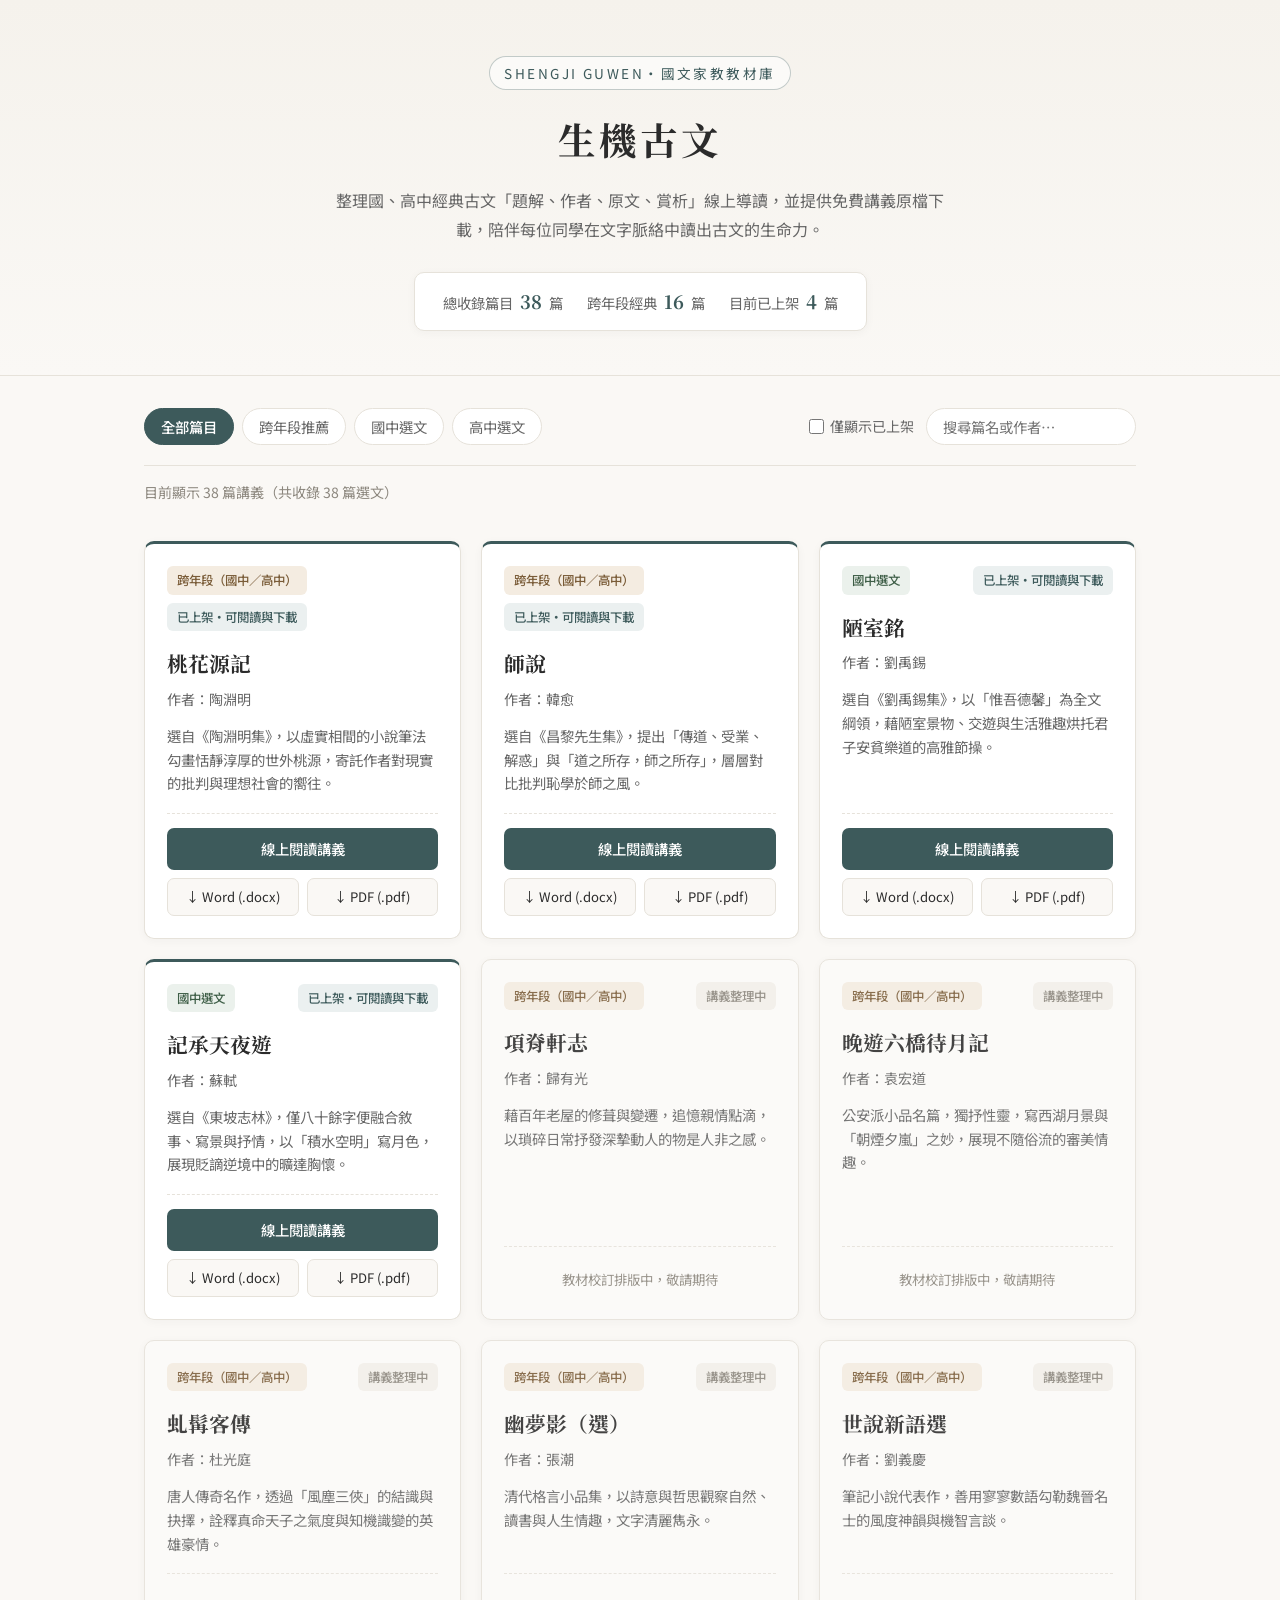
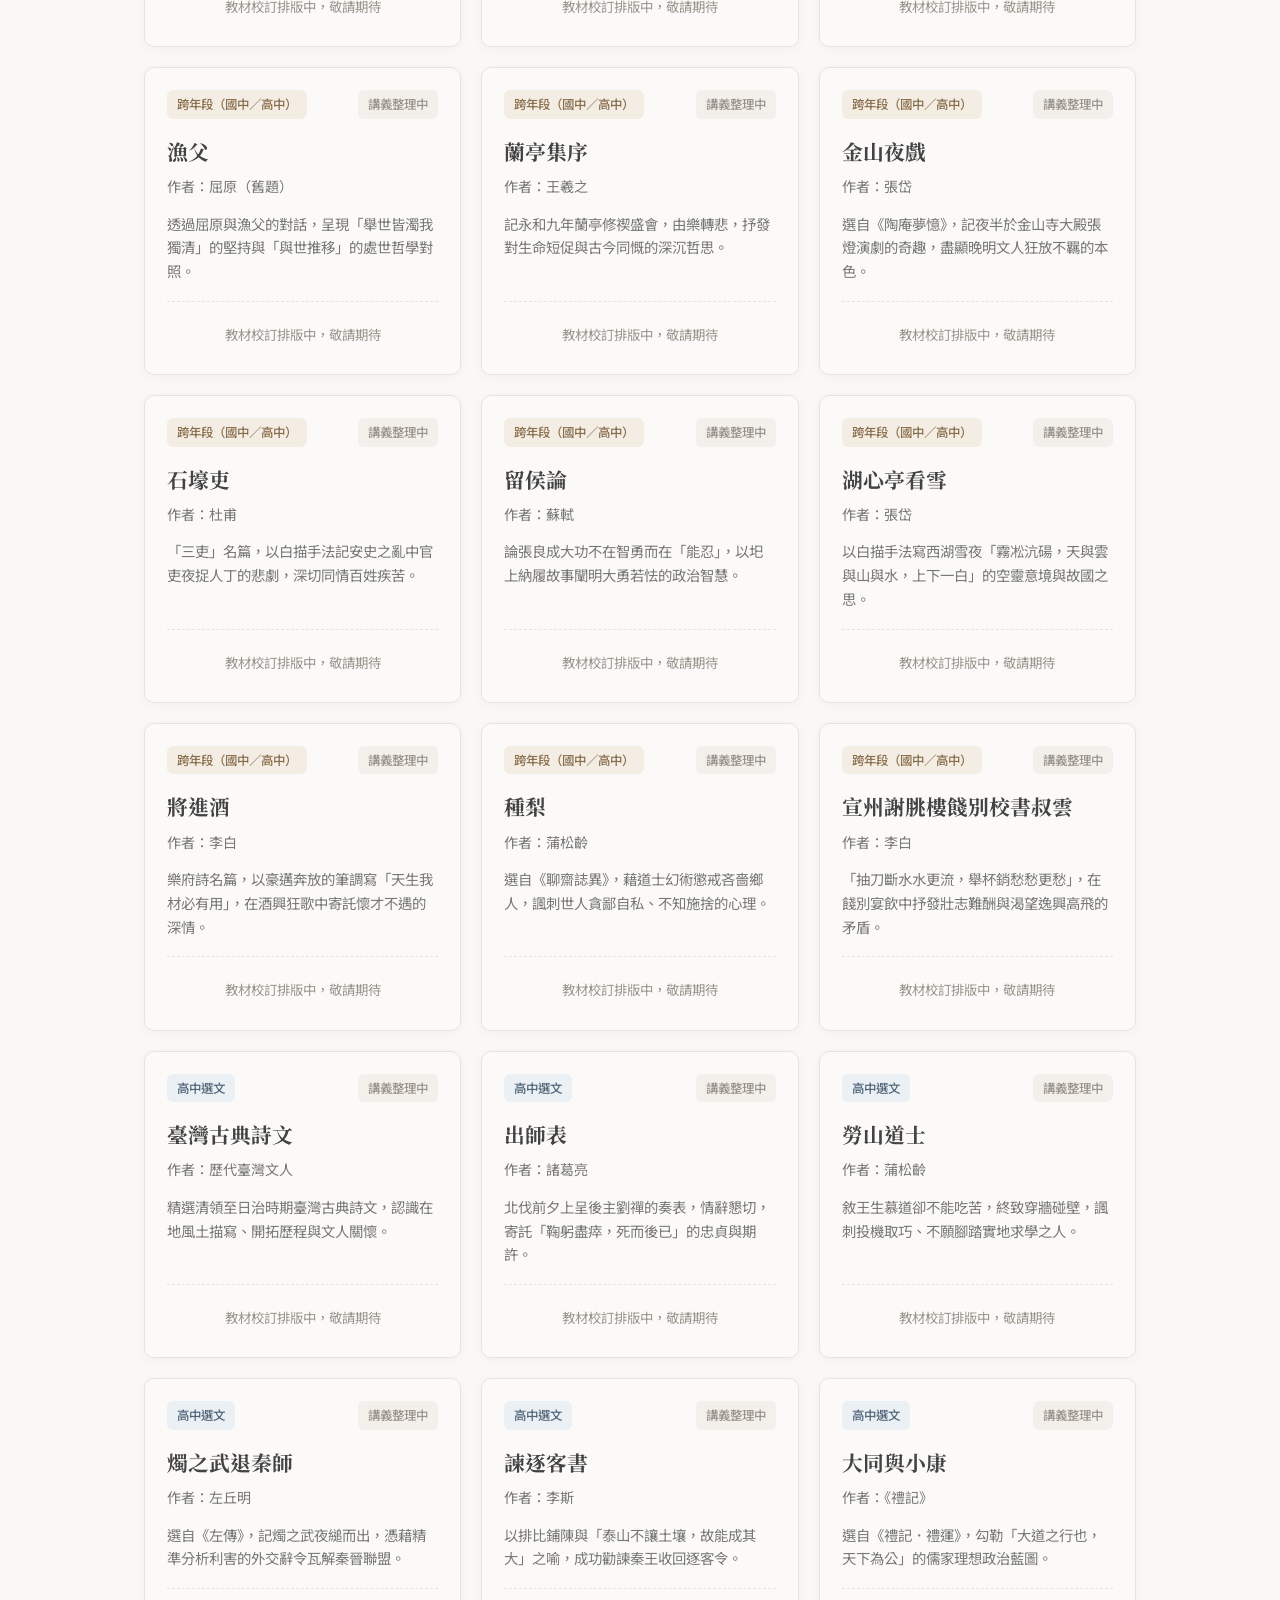
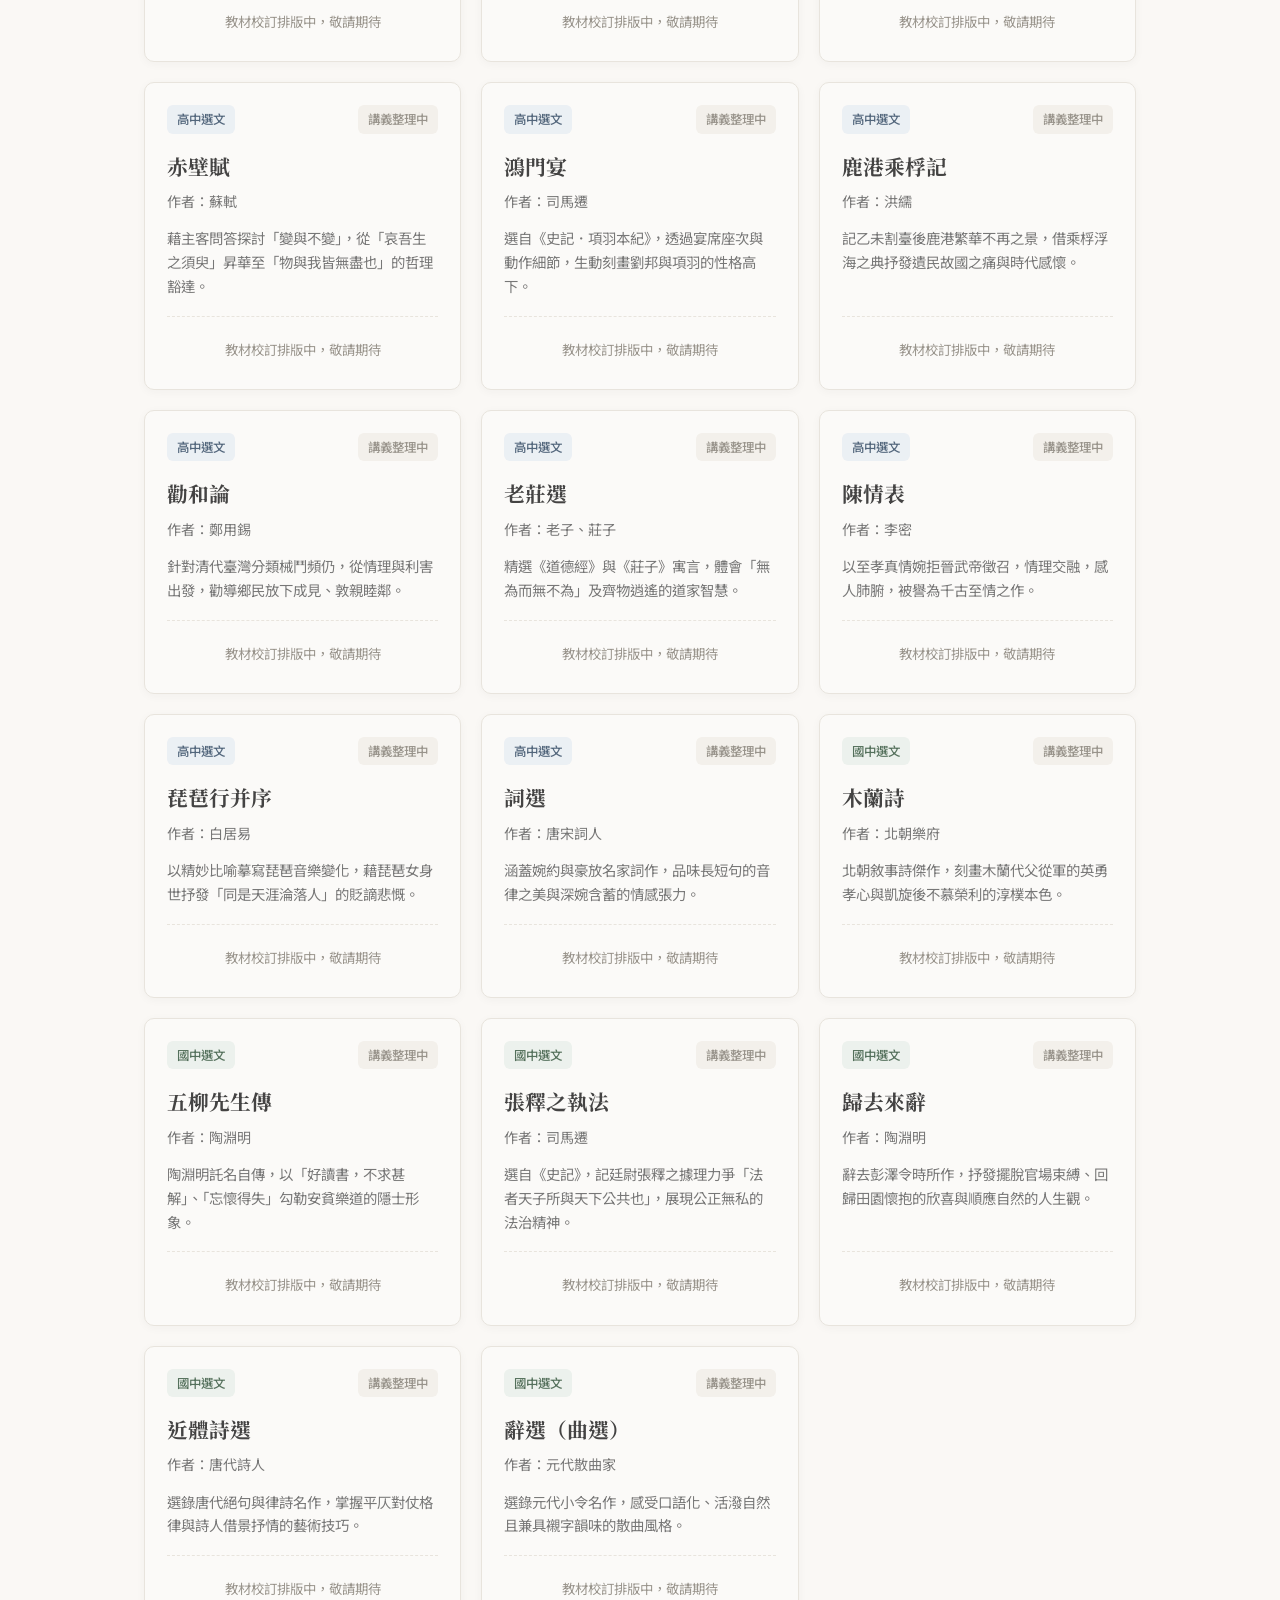
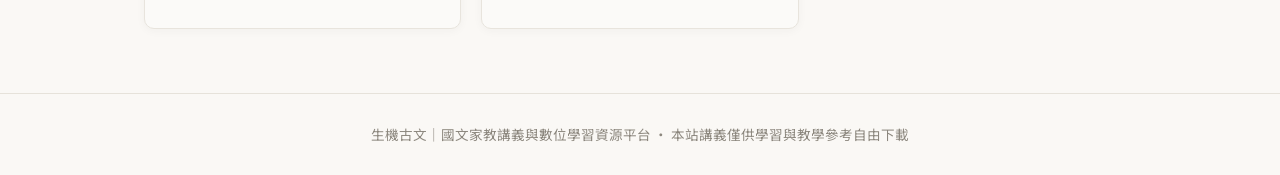
<file: index.html>
<!DOCTYPE html>
<html lang="zh-Hant">
<head>
  <meta charset="UTF-8">
  <meta name="viewport" content="width=device-width, initial-scale=1.0">
  <title>生機古文｜國文家教講義與學習資源平台</title>
  <link rel="stylesheet" href="assets/style.css">
</head>
<body>
  <header class="site-header">
    <div class="container">
      <span class="site-kicker">SHENGJI GUWEN・國文家教教材庫</span>
      <h1 class="site-title">生機古文</h1>
      <p class="site-subtitle">
        整理國、高中經典古文「題解、作者、原文、賞析」線上導讀，並提供免費講義原檔下載，陪伴每位同學在文字脈絡中讀出古文的生命力。
      </p>
      <div class="stats-bar">
        <div class="stat-item">總收錄篇目 <strong>38</strong> 篇</div>
        <div class="stat-item">跨年段經典 <strong>16</strong> 篇</div>
        <div class="stat-item">目前已上架 <strong>4</strong> 篇</div>
      </div>
    </div>
  </header>

  <main class="container">
    <section class="controls-section" aria-label="講義篩選與搜尋">
      <div class="controls-wrapper">
        <div class="filter-group" role="tablist">
          <button class="filter-btn active" data-filter="all">全部篇目</button>
          <button class="filter-btn" data-filter="cross">跨年段推薦</button>
          <button class="filter-btn" data-filter="junior">國中選文</button>
          <button class="filter-btn" data-filter="senior">高中選文</button>
        </div>

        <div class="secondary-controls">
          <label class="status-toggle">
            <input type="checkbox" id="publishedOnly">
            <span>僅顯示已上架</span>
          </label>
          <input type="search" id="searchInput" class="search-input" placeholder="搜尋篇名或作者⋯">
        </div>
      </div>
      <p class="result-summary" id="resultSummary">目前顯示 38 篇講義</p>
    </section>

    <section class="lessons-grid" id="lessonsGrid">
      
      <article class="lesson-card is-published" data-grade="cross" data-status="published">
        <div>
          <div class="card-badges">
            <span class="badge badge-grade-cross">跨年段（國中／高中）</span>
            <span class="badge badge-status-published">已上架・可閱讀與下載</span>
          </div>
          <h2 class="card-title">桃花源記</h2>
          <p class="card-author">作者：陶淵明</p>
          <p class="card-excerpt">選自《陶淵明集》，以虛實相間的小說筆法勾畫恬靜淳厚的世外桃源，寄託作者對現實的批判與理想社會的嚮往。</p>
        </div>
        
        <div class="card-actions">
          <a class="btn-read" href="lessons/01-taohuayuanji.html">線上閱讀講義</a>
          <div class="download-row">
            <a class="btn-dl" href="files/01-taohuayuanji.docx" download>↓ Word (.docx)</a>
            <a class="btn-dl" href="files/01-taohuayuanji.pdf" download>↓ PDF (.pdf)</a>
          </div>
        </div>
        
      </article>
    
      <article class="lesson-card is-published" data-grade="cross" data-status="published">
        <div>
          <div class="card-badges">
            <span class="badge badge-grade-cross">跨年段（國中／高中）</span>
            <span class="badge badge-status-published">已上架・可閱讀與下載</span>
          </div>
          <h2 class="card-title">師說</h2>
          <p class="card-author">作者：韓愈</p>
          <p class="card-excerpt">選自《昌黎先生集》，提出「傳道、受業、解惑」與「道之所存，師之所存」，層層對比批判恥學於師之風。</p>
        </div>
        
        <div class="card-actions">
          <a class="btn-read" href="lessons/02-shishuo.html">線上閱讀講義</a>
          <div class="download-row">
            <a class="btn-dl" href="files/02-shishuo.docx" download>↓ Word (.docx)</a>
            <a class="btn-dl" href="files/02-shishuo.pdf" download>↓ PDF (.pdf)</a>
          </div>
        </div>
        
      </article>
    
      <article class="lesson-card is-published" data-grade="junior" data-status="published">
        <div>
          <div class="card-badges">
            <span class="badge badge-grade-junior">國中選文</span>
            <span class="badge badge-status-published">已上架・可閱讀與下載</span>
          </div>
          <h2 class="card-title">陋室銘</h2>
          <p class="card-author">作者：劉禹錫</p>
          <p class="card-excerpt">選自《劉禹錫集》，以「惟吾德馨」為全文綱領，藉陋室景物、交遊與生活雅趣烘托君子安貧樂道的高雅節操。</p>
        </div>
        
        <div class="card-actions">
          <a class="btn-read" href="lessons/08-loushiming.html">線上閱讀講義</a>
          <div class="download-row">
            <a class="btn-dl" href="files/08-loushiming.docx" download>↓ Word (.docx)</a>
            <a class="btn-dl" href="files/08-loushiming.pdf" download>↓ PDF (.pdf)</a>
          </div>
        </div>
        
      </article>
    
      <article class="lesson-card is-published" data-grade="junior" data-status="published">
        <div>
          <div class="card-badges">
            <span class="badge badge-grade-junior">國中選文</span>
            <span class="badge badge-status-published">已上架・可閱讀與下載</span>
          </div>
          <h2 class="card-title">記承天夜遊</h2>
          <p class="card-author">作者：蘇軾</p>
          <p class="card-excerpt">選自《東坡志林》，僅八十餘字便融合敘事、寫景與抒情，以「積水空明」寫月色，展現貶謫逆境中的曠達胸懷。</p>
        </div>
        
        <div class="card-actions">
          <a class="btn-read" href="lessons/09-jichengtianyeyou.html">線上閱讀講義</a>
          <div class="download-row">
            <a class="btn-dl" href="files/09-jichengtianyeyou.docx" download>↓ Word (.docx)</a>
            <a class="btn-dl" href="files/09-jichengtianyeyou.pdf" download>↓ PDF (.pdf)</a>
          </div>
        </div>
        
      </article>
    
      <article class="lesson-card is-pending" data-grade="cross" data-status="pending">
        <div>
          <div class="card-badges">
            <span class="badge badge-grade-cross">跨年段（國中／高中）</span>
            <span class="badge badge-status-pending">講義整理中</span>
          </div>
          <h2 class="card-title">項脊軒志</h2>
          <p class="card-author">作者：歸有光</p>
          <p class="card-excerpt">藉百年老屋的修葺與變遷，追憶親情點滴，以瑣碎日常抒發深摯動人的物是人非之感。</p>
        </div>
        
        <div class="card-actions">
          <div class="pending-note">教材校訂排版中，敬請期待</div>
        </div>
        
      </article>
    
      <article class="lesson-card is-pending" data-grade="cross" data-status="pending">
        <div>
          <div class="card-badges">
            <span class="badge badge-grade-cross">跨年段（國中／高中）</span>
            <span class="badge badge-status-pending">講義整理中</span>
          </div>
          <h2 class="card-title">晚遊六橋待月記</h2>
          <p class="card-author">作者：袁宏道</p>
          <p class="card-excerpt">公安派小品名篇，獨抒性靈，寫西湖月景與「朝煙夕嵐」之妙，展現不隨俗流的審美情趣。</p>
        </div>
        
        <div class="card-actions">
          <div class="pending-note">教材校訂排版中，敬請期待</div>
        </div>
        
      </article>
    
      <article class="lesson-card is-pending" data-grade="cross" data-status="pending">
        <div>
          <div class="card-badges">
            <span class="badge badge-grade-cross">跨年段（國中／高中）</span>
            <span class="badge badge-status-pending">講義整理中</span>
          </div>
          <h2 class="card-title">虬髯客傳</h2>
          <p class="card-author">作者：杜光庭</p>
          <p class="card-excerpt">唐人傳奇名作，透過「風塵三俠」的結識與抉擇，詮釋真命天子之氣度與知機識變的英雄豪情。</p>
        </div>
        
        <div class="card-actions">
          <div class="pending-note">教材校訂排版中，敬請期待</div>
        </div>
        
      </article>
    
      <article class="lesson-card is-pending" data-grade="cross" data-status="pending">
        <div>
          <div class="card-badges">
            <span class="badge badge-grade-cross">跨年段（國中／高中）</span>
            <span class="badge badge-status-pending">講義整理中</span>
          </div>
          <h2 class="card-title">幽夢影（選）</h2>
          <p class="card-author">作者：張潮</p>
          <p class="card-excerpt">清代格言小品集，以詩意與哲思觀察自然、讀書與人生情趣，文字清麗雋永。</p>
        </div>
        
        <div class="card-actions">
          <div class="pending-note">教材校訂排版中，敬請期待</div>
        </div>
        
      </article>
    
      <article class="lesson-card is-pending" data-grade="cross" data-status="pending">
        <div>
          <div class="card-badges">
            <span class="badge badge-grade-cross">跨年段（國中／高中）</span>
            <span class="badge badge-status-pending">講義整理中</span>
          </div>
          <h2 class="card-title">世說新語選</h2>
          <p class="card-author">作者：劉義慶</p>
          <p class="card-excerpt">筆記小說代表作，善用寥寥數語勾勒魏晉名士的風度神韻與機智言談。</p>
        </div>
        
        <div class="card-actions">
          <div class="pending-note">教材校訂排版中，敬請期待</div>
        </div>
        
      </article>
    
      <article class="lesson-card is-pending" data-grade="cross" data-status="pending">
        <div>
          <div class="card-badges">
            <span class="badge badge-grade-cross">跨年段（國中／高中）</span>
            <span class="badge badge-status-pending">講義整理中</span>
          </div>
          <h2 class="card-title">漁父</h2>
          <p class="card-author">作者：屈原（舊題）</p>
          <p class="card-excerpt">透過屈原與漁父的對話，呈現「舉世皆濁我獨清」的堅持與「與世推移」的處世哲學對照。</p>
        </div>
        
        <div class="card-actions">
          <div class="pending-note">教材校訂排版中，敬請期待</div>
        </div>
        
      </article>
    
      <article class="lesson-card is-pending" data-grade="cross" data-status="pending">
        <div>
          <div class="card-badges">
            <span class="badge badge-grade-cross">跨年段（國中／高中）</span>
            <span class="badge badge-status-pending">講義整理中</span>
          </div>
          <h2 class="card-title">蘭亭集序</h2>
          <p class="card-author">作者：王羲之</p>
          <p class="card-excerpt">記永和九年蘭亭修禊盛會，由樂轉悲，抒發對生命短促與古今同慨的深沉哲思。</p>
        </div>
        
        <div class="card-actions">
          <div class="pending-note">教材校訂排版中，敬請期待</div>
        </div>
        
      </article>
    
      <article class="lesson-card is-pending" data-grade="cross" data-status="pending">
        <div>
          <div class="card-badges">
            <span class="badge badge-grade-cross">跨年段（國中／高中）</span>
            <span class="badge badge-status-pending">講義整理中</span>
          </div>
          <h2 class="card-title">金山夜戲</h2>
          <p class="card-author">作者：張岱</p>
          <p class="card-excerpt">選自《陶庵夢憶》，記夜半於金山寺大殿張燈演劇的奇趣，盡顯晚明文人狂放不羈的本色。</p>
        </div>
        
        <div class="card-actions">
          <div class="pending-note">教材校訂排版中，敬請期待</div>
        </div>
        
      </article>
    
      <article class="lesson-card is-pending" data-grade="cross" data-status="pending">
        <div>
          <div class="card-badges">
            <span class="badge badge-grade-cross">跨年段（國中／高中）</span>
            <span class="badge badge-status-pending">講義整理中</span>
          </div>
          <h2 class="card-title">石壕吏</h2>
          <p class="card-author">作者：杜甫</p>
          <p class="card-excerpt">「三吏」名篇，以白描手法記安史之亂中官吏夜捉人丁的悲劇，深切同情百姓疾苦。</p>
        </div>
        
        <div class="card-actions">
          <div class="pending-note">教材校訂排版中，敬請期待</div>
        </div>
        
      </article>
    
      <article class="lesson-card is-pending" data-grade="cross" data-status="pending">
        <div>
          <div class="card-badges">
            <span class="badge badge-grade-cross">跨年段（國中／高中）</span>
            <span class="badge badge-status-pending">講義整理中</span>
          </div>
          <h2 class="card-title">留侯論</h2>
          <p class="card-author">作者：蘇軾</p>
          <p class="card-excerpt">論張良成大功不在智勇而在「能忍」，以圯上納履故事闡明大勇若怯的政治智慧。</p>
        </div>
        
        <div class="card-actions">
          <div class="pending-note">教材校訂排版中，敬請期待</div>
        </div>
        
      </article>
    
      <article class="lesson-card is-pending" data-grade="cross" data-status="pending">
        <div>
          <div class="card-badges">
            <span class="badge badge-grade-cross">跨年段（國中／高中）</span>
            <span class="badge badge-status-pending">講義整理中</span>
          </div>
          <h2 class="card-title">湖心亭看雪</h2>
          <p class="card-author">作者：張岱</p>
          <p class="card-excerpt">以白描手法寫西湖雪夜「霧凇沆碭，天與雲與山與水，上下一白」的空靈意境與故國之思。</p>
        </div>
        
        <div class="card-actions">
          <div class="pending-note">教材校訂排版中，敬請期待</div>
        </div>
        
      </article>
    
      <article class="lesson-card is-pending" data-grade="cross" data-status="pending">
        <div>
          <div class="card-badges">
            <span class="badge badge-grade-cross">跨年段（國中／高中）</span>
            <span class="badge badge-status-pending">講義整理中</span>
          </div>
          <h2 class="card-title">將進酒</h2>
          <p class="card-author">作者：李白</p>
          <p class="card-excerpt">樂府詩名篇，以豪邁奔放的筆調寫「天生我材必有用」，在酒興狂歌中寄託懷才不遇的深情。</p>
        </div>
        
        <div class="card-actions">
          <div class="pending-note">教材校訂排版中，敬請期待</div>
        </div>
        
      </article>
    
      <article class="lesson-card is-pending" data-grade="cross" data-status="pending">
        <div>
          <div class="card-badges">
            <span class="badge badge-grade-cross">跨年段（國中／高中）</span>
            <span class="badge badge-status-pending">講義整理中</span>
          </div>
          <h2 class="card-title">種梨</h2>
          <p class="card-author">作者：蒲松齡</p>
          <p class="card-excerpt">選自《聊齋誌異》，藉道士幻術懲戒吝嗇鄉人，諷刺世人貪鄙自私、不知施捨的心理。</p>
        </div>
        
        <div class="card-actions">
          <div class="pending-note">教材校訂排版中，敬請期待</div>
        </div>
        
      </article>
    
      <article class="lesson-card is-pending" data-grade="cross" data-status="pending">
        <div>
          <div class="card-badges">
            <span class="badge badge-grade-cross">跨年段（國中／高中）</span>
            <span class="badge badge-status-pending">講義整理中</span>
          </div>
          <h2 class="card-title">宣州謝朓樓餞別校書叔雲</h2>
          <p class="card-author">作者：李白</p>
          <p class="card-excerpt">「抽刀斷水水更流，舉杯銷愁愁更愁」，在餞別宴飲中抒發壯志難酬與渴望逸興高飛的矛盾。</p>
        </div>
        
        <div class="card-actions">
          <div class="pending-note">教材校訂排版中，敬請期待</div>
        </div>
        
      </article>
    
      <article class="lesson-card is-pending" data-grade="senior" data-status="pending">
        <div>
          <div class="card-badges">
            <span class="badge badge-grade-senior">高中選文</span>
            <span class="badge badge-status-pending">講義整理中</span>
          </div>
          <h2 class="card-title">臺灣古典詩文</h2>
          <p class="card-author">作者：歷代臺灣文人</p>
          <p class="card-excerpt">精選清領至日治時期臺灣古典詩文，認識在地風土描寫、開拓歷程與文人關懷。</p>
        </div>
        
        <div class="card-actions">
          <div class="pending-note">教材校訂排版中，敬請期待</div>
        </div>
        
      </article>
    
      <article class="lesson-card is-pending" data-grade="senior" data-status="pending">
        <div>
          <div class="card-badges">
            <span class="badge badge-grade-senior">高中選文</span>
            <span class="badge badge-status-pending">講義整理中</span>
          </div>
          <h2 class="card-title">出師表</h2>
          <p class="card-author">作者：諸葛亮</p>
          <p class="card-excerpt">北伐前夕上呈後主劉禪的奏表，情辭懇切，寄託「鞠躬盡瘁，死而後已」的忠貞與期許。</p>
        </div>
        
        <div class="card-actions">
          <div class="pending-note">教材校訂排版中，敬請期待</div>
        </div>
        
      </article>
    
      <article class="lesson-card is-pending" data-grade="senior" data-status="pending">
        <div>
          <div class="card-badges">
            <span class="badge badge-grade-senior">高中選文</span>
            <span class="badge badge-status-pending">講義整理中</span>
          </div>
          <h2 class="card-title">勞山道士</h2>
          <p class="card-author">作者：蒲松齡</p>
          <p class="card-excerpt">敘王生慕道卻不能吃苦，終致穿牆碰壁，諷刺投機取巧、不願腳踏實地求學之人。</p>
        </div>
        
        <div class="card-actions">
          <div class="pending-note">教材校訂排版中，敬請期待</div>
        </div>
        
      </article>
    
      <article class="lesson-card is-pending" data-grade="senior" data-status="pending">
        <div>
          <div class="card-badges">
            <span class="badge badge-grade-senior">高中選文</span>
            <span class="badge badge-status-pending">講義整理中</span>
          </div>
          <h2 class="card-title">燭之武退秦師</h2>
          <p class="card-author">作者：左丘明</p>
          <p class="card-excerpt">選自《左傳》，記燭之武夜縋而出，憑藉精準分析利害的外交辭令瓦解秦晉聯盟。</p>
        </div>
        
        <div class="card-actions">
          <div class="pending-note">教材校訂排版中，敬請期待</div>
        </div>
        
      </article>
    
      <article class="lesson-card is-pending" data-grade="senior" data-status="pending">
        <div>
          <div class="card-badges">
            <span class="badge badge-grade-senior">高中選文</span>
            <span class="badge badge-status-pending">講義整理中</span>
          </div>
          <h2 class="card-title">諫逐客書</h2>
          <p class="card-author">作者：李斯</p>
          <p class="card-excerpt">以排比鋪陳與「泰山不讓土壤，故能成其大」之喻，成功勸諫秦王收回逐客令。</p>
        </div>
        
        <div class="card-actions">
          <div class="pending-note">教材校訂排版中，敬請期待</div>
        </div>
        
      </article>
    
      <article class="lesson-card is-pending" data-grade="senior" data-status="pending">
        <div>
          <div class="card-badges">
            <span class="badge badge-grade-senior">高中選文</span>
            <span class="badge badge-status-pending">講義整理中</span>
          </div>
          <h2 class="card-title">大同與小康</h2>
          <p class="card-author">作者：《禮記》</p>
          <p class="card-excerpt">選自《禮記．禮運》，勾勒「大道之行也，天下為公」的儒家理想政治藍圖。</p>
        </div>
        
        <div class="card-actions">
          <div class="pending-note">教材校訂排版中，敬請期待</div>
        </div>
        
      </article>
    
      <article class="lesson-card is-pending" data-grade="senior" data-status="pending">
        <div>
          <div class="card-badges">
            <span class="badge badge-grade-senior">高中選文</span>
            <span class="badge badge-status-pending">講義整理中</span>
          </div>
          <h2 class="card-title">赤壁賦</h2>
          <p class="card-author">作者：蘇軾</p>
          <p class="card-excerpt">藉主客問答探討「變與不變」，從「哀吾生之須臾」昇華至「物與我皆無盡也」的哲理豁達。</p>
        </div>
        
        <div class="card-actions">
          <div class="pending-note">教材校訂排版中，敬請期待</div>
        </div>
        
      </article>
    
      <article class="lesson-card is-pending" data-grade="senior" data-status="pending">
        <div>
          <div class="card-badges">
            <span class="badge badge-grade-senior">高中選文</span>
            <span class="badge badge-status-pending">講義整理中</span>
          </div>
          <h2 class="card-title">鴻門宴</h2>
          <p class="card-author">作者：司馬遷</p>
          <p class="card-excerpt">選自《史記．項羽本紀》，透過宴席座次與動作細節，生動刻畫劉邦與項羽的性格高下。</p>
        </div>
        
        <div class="card-actions">
          <div class="pending-note">教材校訂排版中，敬請期待</div>
        </div>
        
      </article>
    
      <article class="lesson-card is-pending" data-grade="senior" data-status="pending">
        <div>
          <div class="card-badges">
            <span class="badge badge-grade-senior">高中選文</span>
            <span class="badge badge-status-pending">講義整理中</span>
          </div>
          <h2 class="card-title">鹿港乘桴記</h2>
          <p class="card-author">作者：洪繻</p>
          <p class="card-excerpt">記乙未割臺後鹿港繁華不再之景，借乘桴浮海之典抒發遺民故國之痛與時代感懷。</p>
        </div>
        
        <div class="card-actions">
          <div class="pending-note">教材校訂排版中，敬請期待</div>
        </div>
        
      </article>
    
      <article class="lesson-card is-pending" data-grade="senior" data-status="pending">
        <div>
          <div class="card-badges">
            <span class="badge badge-grade-senior">高中選文</span>
            <span class="badge badge-status-pending">講義整理中</span>
          </div>
          <h2 class="card-title">勸和論</h2>
          <p class="card-author">作者：鄭用錫</p>
          <p class="card-excerpt">針對清代臺灣分類械鬥頻仍，從情理與利害出發，勸導鄉民放下成見、敦親睦鄰。</p>
        </div>
        
        <div class="card-actions">
          <div class="pending-note">教材校訂排版中，敬請期待</div>
        </div>
        
      </article>
    
      <article class="lesson-card is-pending" data-grade="senior" data-status="pending">
        <div>
          <div class="card-badges">
            <span class="badge badge-grade-senior">高中選文</span>
            <span class="badge badge-status-pending">講義整理中</span>
          </div>
          <h2 class="card-title">老莊選</h2>
          <p class="card-author">作者：老子、莊子</p>
          <p class="card-excerpt">精選《道德經》與《莊子》寓言，體會「無為而無不為」及齊物逍遙的道家智慧。</p>
        </div>
        
        <div class="card-actions">
          <div class="pending-note">教材校訂排版中，敬請期待</div>
        </div>
        
      </article>
    
      <article class="lesson-card is-pending" data-grade="senior" data-status="pending">
        <div>
          <div class="card-badges">
            <span class="badge badge-grade-senior">高中選文</span>
            <span class="badge badge-status-pending">講義整理中</span>
          </div>
          <h2 class="card-title">陳情表</h2>
          <p class="card-author">作者：李密</p>
          <p class="card-excerpt">以至孝真情婉拒晉武帝徵召，情理交融，感人肺腑，被譽為千古至情之作。</p>
        </div>
        
        <div class="card-actions">
          <div class="pending-note">教材校訂排版中，敬請期待</div>
        </div>
        
      </article>
    
      <article class="lesson-card is-pending" data-grade="senior" data-status="pending">
        <div>
          <div class="card-badges">
            <span class="badge badge-grade-senior">高中選文</span>
            <span class="badge badge-status-pending">講義整理中</span>
          </div>
          <h2 class="card-title">琵琶行并序</h2>
          <p class="card-author">作者：白居易</p>
          <p class="card-excerpt">以精妙比喻摹寫琵琶音樂變化，藉琵琶女身世抒發「同是天涯淪落人」的貶謫悲慨。</p>
        </div>
        
        <div class="card-actions">
          <div class="pending-note">教材校訂排版中，敬請期待</div>
        </div>
        
      </article>
    
      <article class="lesson-card is-pending" data-grade="senior" data-status="pending">
        <div>
          <div class="card-badges">
            <span class="badge badge-grade-senior">高中選文</span>
            <span class="badge badge-status-pending">講義整理中</span>
          </div>
          <h2 class="card-title">詞選</h2>
          <p class="card-author">作者：唐宋詞人</p>
          <p class="card-excerpt">涵蓋婉約與豪放名家詞作，品味長短句的音律之美與深婉含蓄的情感張力。</p>
        </div>
        
        <div class="card-actions">
          <div class="pending-note">教材校訂排版中，敬請期待</div>
        </div>
        
      </article>
    
      <article class="lesson-card is-pending" data-grade="junior" data-status="pending">
        <div>
          <div class="card-badges">
            <span class="badge badge-grade-junior">國中選文</span>
            <span class="badge badge-status-pending">講義整理中</span>
          </div>
          <h2 class="card-title">木蘭詩</h2>
          <p class="card-author">作者：北朝樂府</p>
          <p class="card-excerpt">北朝敘事詩傑作，刻畫木蘭代父從軍的英勇孝心與凱旋後不慕榮利的淳樸本色。</p>
        </div>
        
        <div class="card-actions">
          <div class="pending-note">教材校訂排版中，敬請期待</div>
        </div>
        
      </article>
    
      <article class="lesson-card is-pending" data-grade="junior" data-status="pending">
        <div>
          <div class="card-badges">
            <span class="badge badge-grade-junior">國中選文</span>
            <span class="badge badge-status-pending">講義整理中</span>
          </div>
          <h2 class="card-title">五柳先生傳</h2>
          <p class="card-author">作者：陶淵明</p>
          <p class="card-excerpt">陶淵明託名自傳，以「好讀書，不求甚解」、「忘懷得失」勾勒安貧樂道的隱士形象。</p>
        </div>
        
        <div class="card-actions">
          <div class="pending-note">教材校訂排版中，敬請期待</div>
        </div>
        
      </article>
    
      <article class="lesson-card is-pending" data-grade="junior" data-status="pending">
        <div>
          <div class="card-badges">
            <span class="badge badge-grade-junior">國中選文</span>
            <span class="badge badge-status-pending">講義整理中</span>
          </div>
          <h2 class="card-title">張釋之執法</h2>
          <p class="card-author">作者：司馬遷</p>
          <p class="card-excerpt">選自《史記》，記廷尉張釋之據理力爭「法者天子所與天下公共也」，展現公正無私的法治精神。</p>
        </div>
        
        <div class="card-actions">
          <div class="pending-note">教材校訂排版中，敬請期待</div>
        </div>
        
      </article>
    
      <article class="lesson-card is-pending" data-grade="junior" data-status="pending">
        <div>
          <div class="card-badges">
            <span class="badge badge-grade-junior">國中選文</span>
            <span class="badge badge-status-pending">講義整理中</span>
          </div>
          <h2 class="card-title">歸去來辭</h2>
          <p class="card-author">作者：陶淵明</p>
          <p class="card-excerpt">辭去彭澤令時所作，抒發擺脫官場束縛、回歸田園懷抱的欣喜與順應自然的人生觀。</p>
        </div>
        
        <div class="card-actions">
          <div class="pending-note">教材校訂排版中，敬請期待</div>
        </div>
        
      </article>
    
      <article class="lesson-card is-pending" data-grade="junior" data-status="pending">
        <div>
          <div class="card-badges">
            <span class="badge badge-grade-junior">國中選文</span>
            <span class="badge badge-status-pending">講義整理中</span>
          </div>
          <h2 class="card-title">近體詩選</h2>
          <p class="card-author">作者：唐代詩人</p>
          <p class="card-excerpt">選錄唐代絕句與律詩名作，掌握平仄對仗格律與詩人借景抒情的藝術技巧。</p>
        </div>
        
        <div class="card-actions">
          <div class="pending-note">教材校訂排版中，敬請期待</div>
        </div>
        
      </article>
    
      <article class="lesson-card is-pending" data-grade="junior" data-status="pending">
        <div>
          <div class="card-badges">
            <span class="badge badge-grade-junior">國中選文</span>
            <span class="badge badge-status-pending">講義整理中</span>
          </div>
          <h2 class="card-title">辭選（曲選）</h2>
          <p class="card-author">作者：元代散曲家</p>
          <p class="card-excerpt">選錄元代小令名作，感受口語化、活潑自然且兼具襯字韻味的散曲風格。</p>
        </div>
        
        <div class="card-actions">
          <div class="pending-note">教材校訂排版中，敬請期待</div>
        </div>
        
      </article>
    
    </section>
  </main>

  <footer class="site-footer">
    <div class="container">
      <p>生機古文｜國文家教講義與數位學習資源平台 ・ 本站講義僅供學習與教學參考自由下載</p>
    </div>
  </footer>

  <script src="assets/app.js"></script>
</body>
</html>
</file>
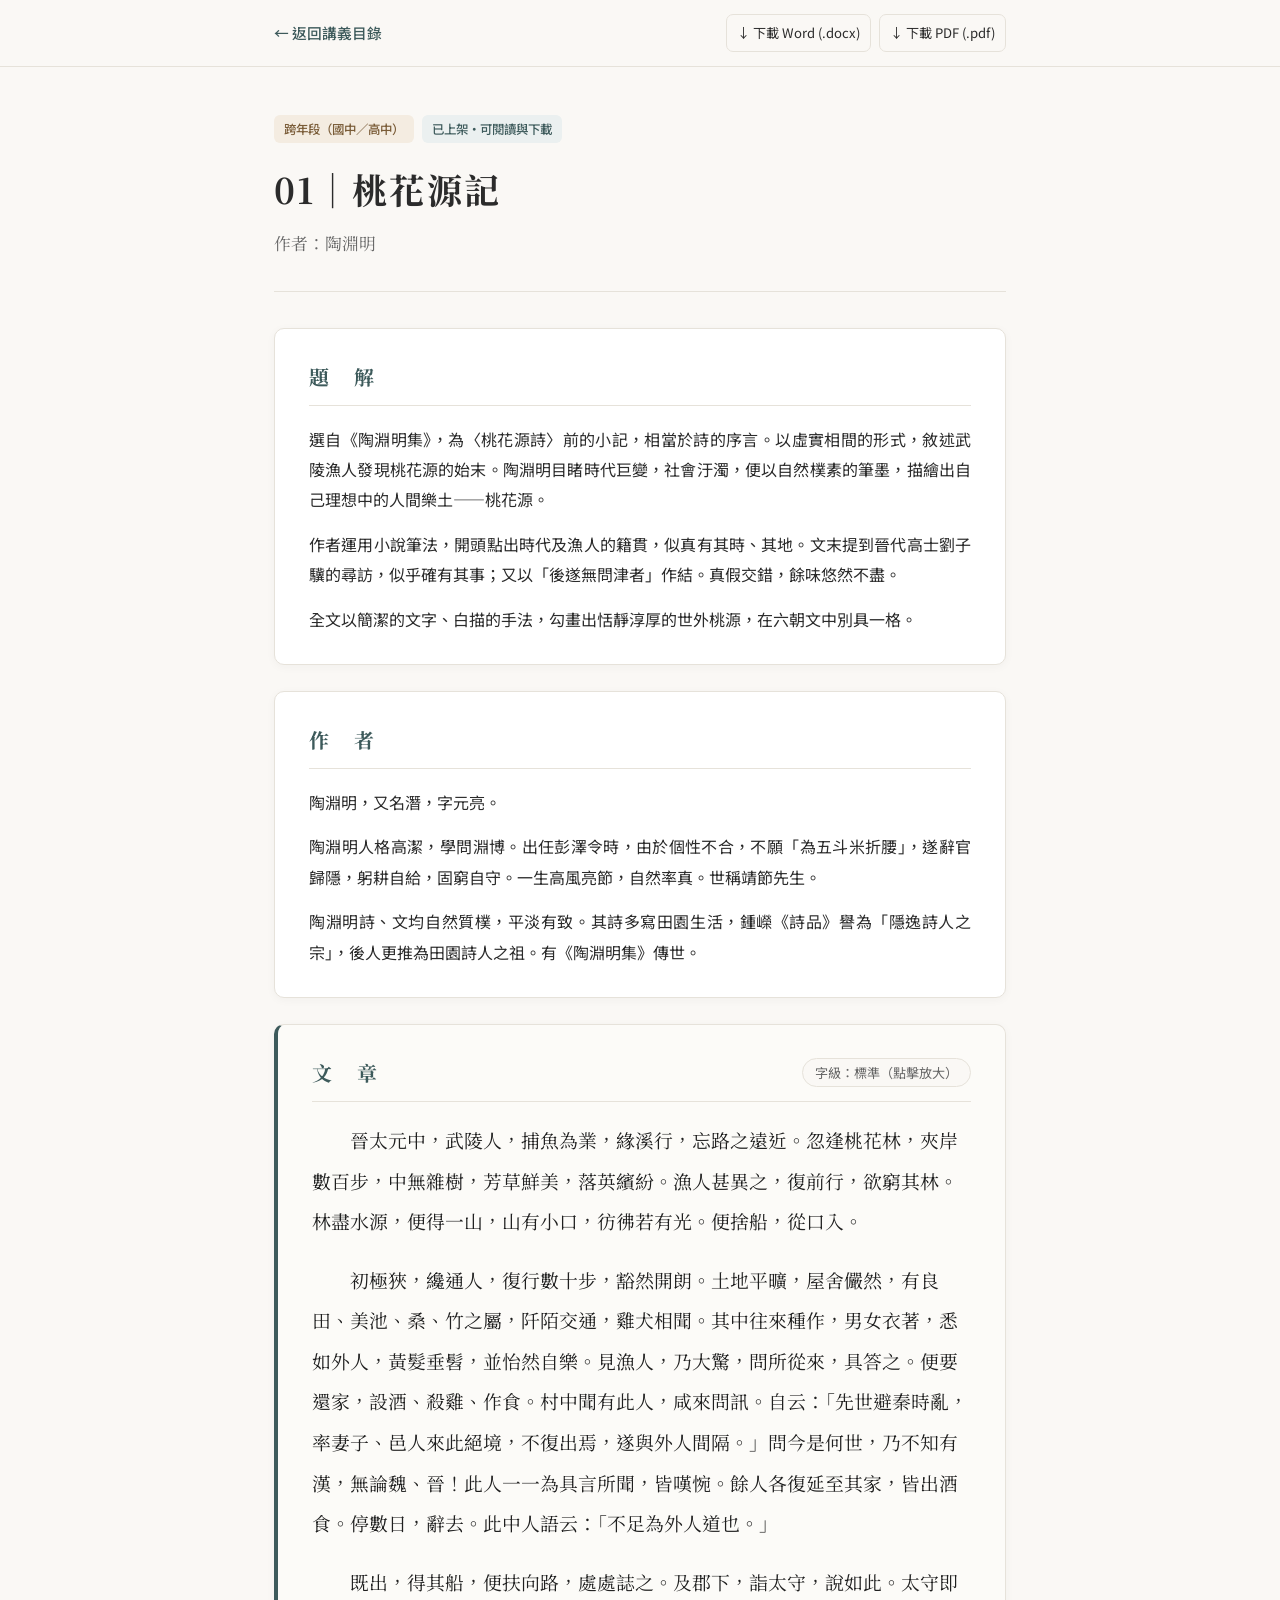
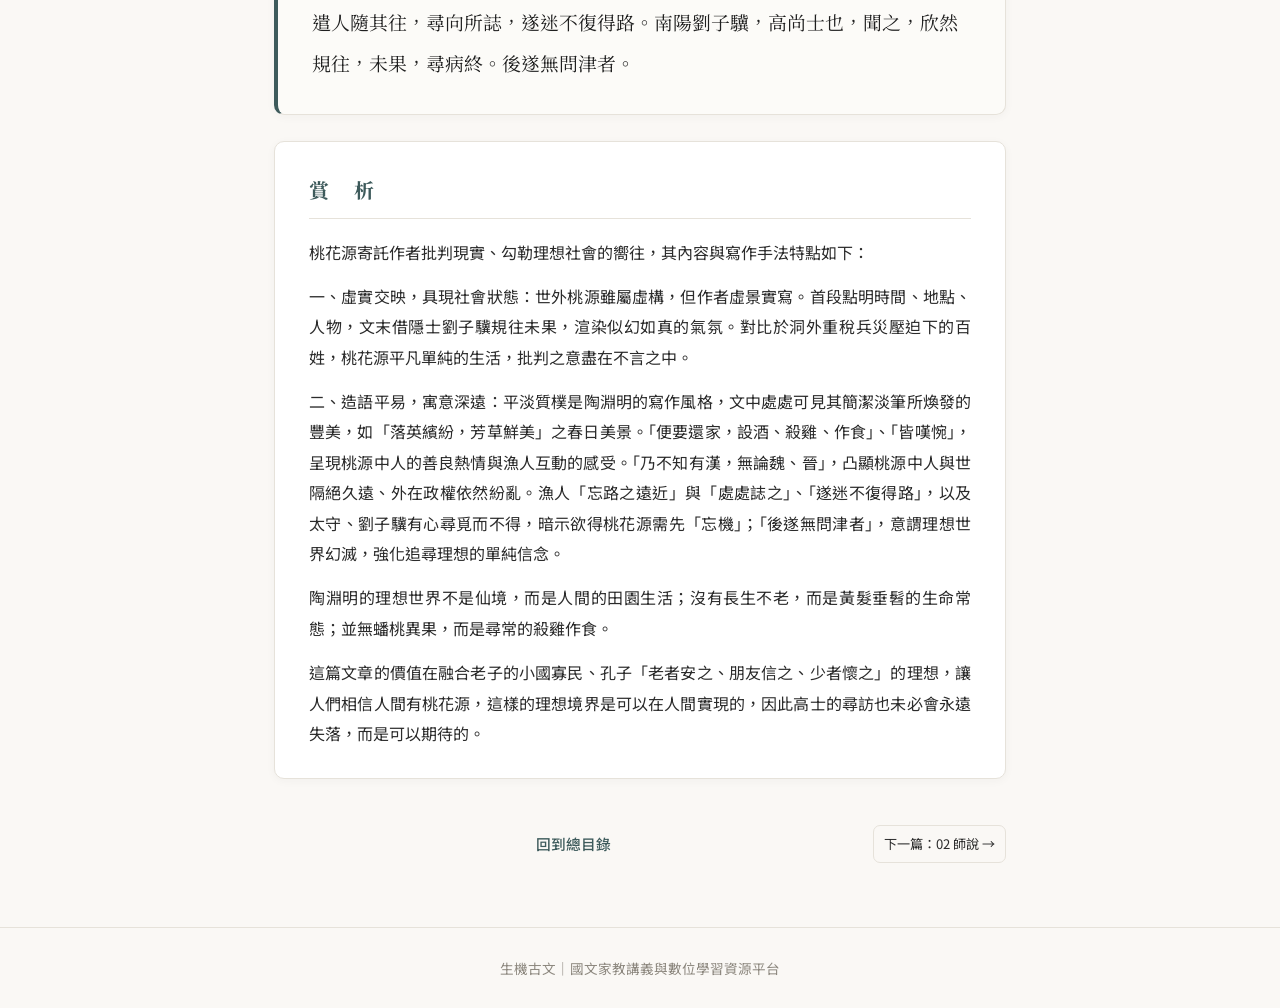
<file: lessons/01-taohuayuanji.html>
<!DOCTYPE html>
<html lang="zh-Hant">
<head>
  <meta charset="UTF-8">
  <meta name="viewport" content="width=device-width, initial-scale=1.0">
  <title>桃花源記（陶淵明）｜生機古文</title>
  <link rel="stylesheet" href="../assets/style.css">
</head>
<body>
  <nav class="top-nav">
    <div class="reading-container top-nav-inner">
      <a class="back-link" href="../index.html">← 返回講義目錄</a>
      <div class="top-downloads">
        <a class="btn-dl" href="../files/01-taohuayuanji.docx" download>↓ 下載 Word (.docx)</a>
        <a class="btn-dl" href="../files/01-taohuayuanji.pdf" download>↓ 下載 PDF (.pdf)</a>
      </div>
    </div>
  </nav>

  <main class="reading-container">
    <header class="lesson-header">
      <div class="lesson-meta-row">
        <span class="badge badge-grade-cross">跨年段（國中／高中）</span>
        <span class="badge badge-status-published">已上架・可閱讀與下載</span>
      </div>
      <h1 class="lesson-main-title">01｜桃花源記</h1>
      <p class="lesson-author-line">作者：陶淵明</p>
    </header>

    <section class="content-block">
      <div class="block-header">
        <h2 class="block-title">題　解</h2>
      </div>
      <div class="prose-text">
        <p>選自《陶淵明集》，為〈桃花源詩〉前的小記，相當於詩的序言。以虛實相間的形式，敘述武陵漁人發現桃花源的始末。陶淵明目睹時代巨變，社會汙濁，便以自然樸素的筆墨，描繪出自己理想中的人間樂土——桃花源。</p>
        <p>作者運用小說筆法，開頭點出時代及漁人的籍貫，似真有其時、其地。文末提到晉代高士劉子驥的尋訪，似乎確有其事；又以「後遂無問津者」作結。真假交錯，餘味悠然不盡。</p>
        <p>全文以簡潔的文字、白描的手法，勾畫出恬靜淳厚的世外桃源，在六朝文中別具一格。</p>
      </div>
    </section>

    <section class="content-block">
      <div class="block-header">
        <h2 class="block-title">作　者</h2>
      </div>
      <div class="prose-text">
        <p>陶淵明，又名潛，字元亮。</p>
        <p>陶淵明人格高潔，學問淵博。出任彭澤令時，由於個性不合，不願「為五斗米折腰」，遂辭官歸隱，躬耕自給，固窮自守。一生高風亮節，自然率真。世稱靖節先生。</p>
        <p>陶淵明詩、文均自然質樸，平淡有致。其詩多寫田園生活，鍾嶸《詩品》譽為「隱逸詩人之宗」，後人更推為田園詩人之祖。有《陶淵明集》傳世。</p>
      </div>
    </section>

    <section class="content-block classical-block">
      <div class="block-header">
        <h2 class="block-title">文　章</h2>
        <button type="button" class="font-toggle-btn" id="fontToggleBtn">字級：標準（點擊放大）</button>
      </div>
      <div class="classical-text" id="classicalText">
        <p>晉太元中，武陵人，捕魚為業，緣溪行，忘路之遠近。忽逢桃花林，夾岸數百步，中無雜樹，芳草鮮美，落英繽紛。漁人甚異之，復前行，欲窮其林。林盡水源，便得一山，山有小口，彷彿若有光。便捨船，從口入。</p>
        <p>初極狹，纔通人，復行數十步，豁然開朗。土地平曠，屋舍儼然，有良田、美池、桑、竹之屬，阡陌交通，雞犬相聞。其中往來種作，男女衣著，悉如外人，黃髮垂髫，並怡然自樂。見漁人，乃大驚，問所從來，具答之。便要還家，設酒、殺雞、作食。村中聞有此人，咸來問訊。自云：「先世避秦時亂，率妻子、邑人來此絕境，不復出焉，遂與外人間隔。」問今是何世，乃不知有漢，無論魏、晉！此人一一為具言所聞，皆嘆惋。餘人各復延至其家，皆出酒食。停數日，辭去。此中人語云：「不足為外人道也。」</p>
        <p>既出，得其船，便扶向路，處處誌之。及郡下，詣太守，說如此。太守即遣人隨其往，尋向所誌，遂迷不復得路。南陽劉子驥，高尚士也，聞之，欣然規往，未果，尋病終。後遂無問津者。</p>
      </div>
    </section>

    <section class="content-block">
      <div class="block-header">
        <h2 class="block-title">賞　析</h2>
      </div>
      <div class="prose-text">
        <p>桃花源寄託作者批判現實、勾勒理想社會的嚮往，其內容與寫作手法特點如下：</p>
        <p>一、虛實交映，具現社會狀態：世外桃源雖屬虛構，但作者虛景實寫。首段點明時間、地點、人物，文末借隱士劉子驥規往未果，渲染似幻如真的氣氛。對比於洞外重稅兵災壓迫下的百姓，桃花源平凡單純的生活，批判之意盡在不言之中。</p>
        <p>二、造語平易，寓意深遠：平淡質樸是陶淵明的寫作風格，文中處處可見其簡潔淡筆所煥發的豐美，如「落英繽紛，芳草鮮美」之春日美景。「便要還家，設酒、殺雞、作食」、「皆嘆惋」，呈現桃源中人的善良熱情與漁人互動的感受。「乃不知有漢，無論魏、晉」，凸顯桃源中人與世隔絕久遠、外在政權依然紛亂。漁人「忘路之遠近」與「處處誌之」、「遂迷不復得路」，以及太守、劉子驥有心尋覓而不得，暗示欲得桃花源需先「忘機」；「後遂無問津者」，意謂理想世界幻滅，強化追尋理想的單純信念。</p>
        <p>陶淵明的理想世界不是仙境，而是人間的田園生活；沒有長生不老，而是黃髮垂髫的生命常態；並無蟠桃異果，而是尋常的殺雞作食。</p>
        <p>這篇文章的價值在融合老子的小國寡民、孔子「老者安之、朋友信之、少者懷之」的理想，讓人們相信人間有桃花源，這樣的理想境界是可以在人間實現的，因此高士的尋訪也未必會永遠失落，而是可以期待的。</p>
      </div>
    </section>

    <nav class="lesson-footer-nav" aria-label="講義篇目切換">
      <span></span>
      <a class="back-link" href="../index.html">回到總目錄</a>
      <a class="btn-dl" href="02-shishuo.html">下一篇：02 師說 →</a>
    </nav>
  </main>

  <footer class="site-footer">
    <div class="reading-container">
      <p>生機古文｜國文家教講義與數位學習資源平台</p>
    </div>
  </footer>

  <script src="../assets/app.js"></script>
</body>
</html>
</file>
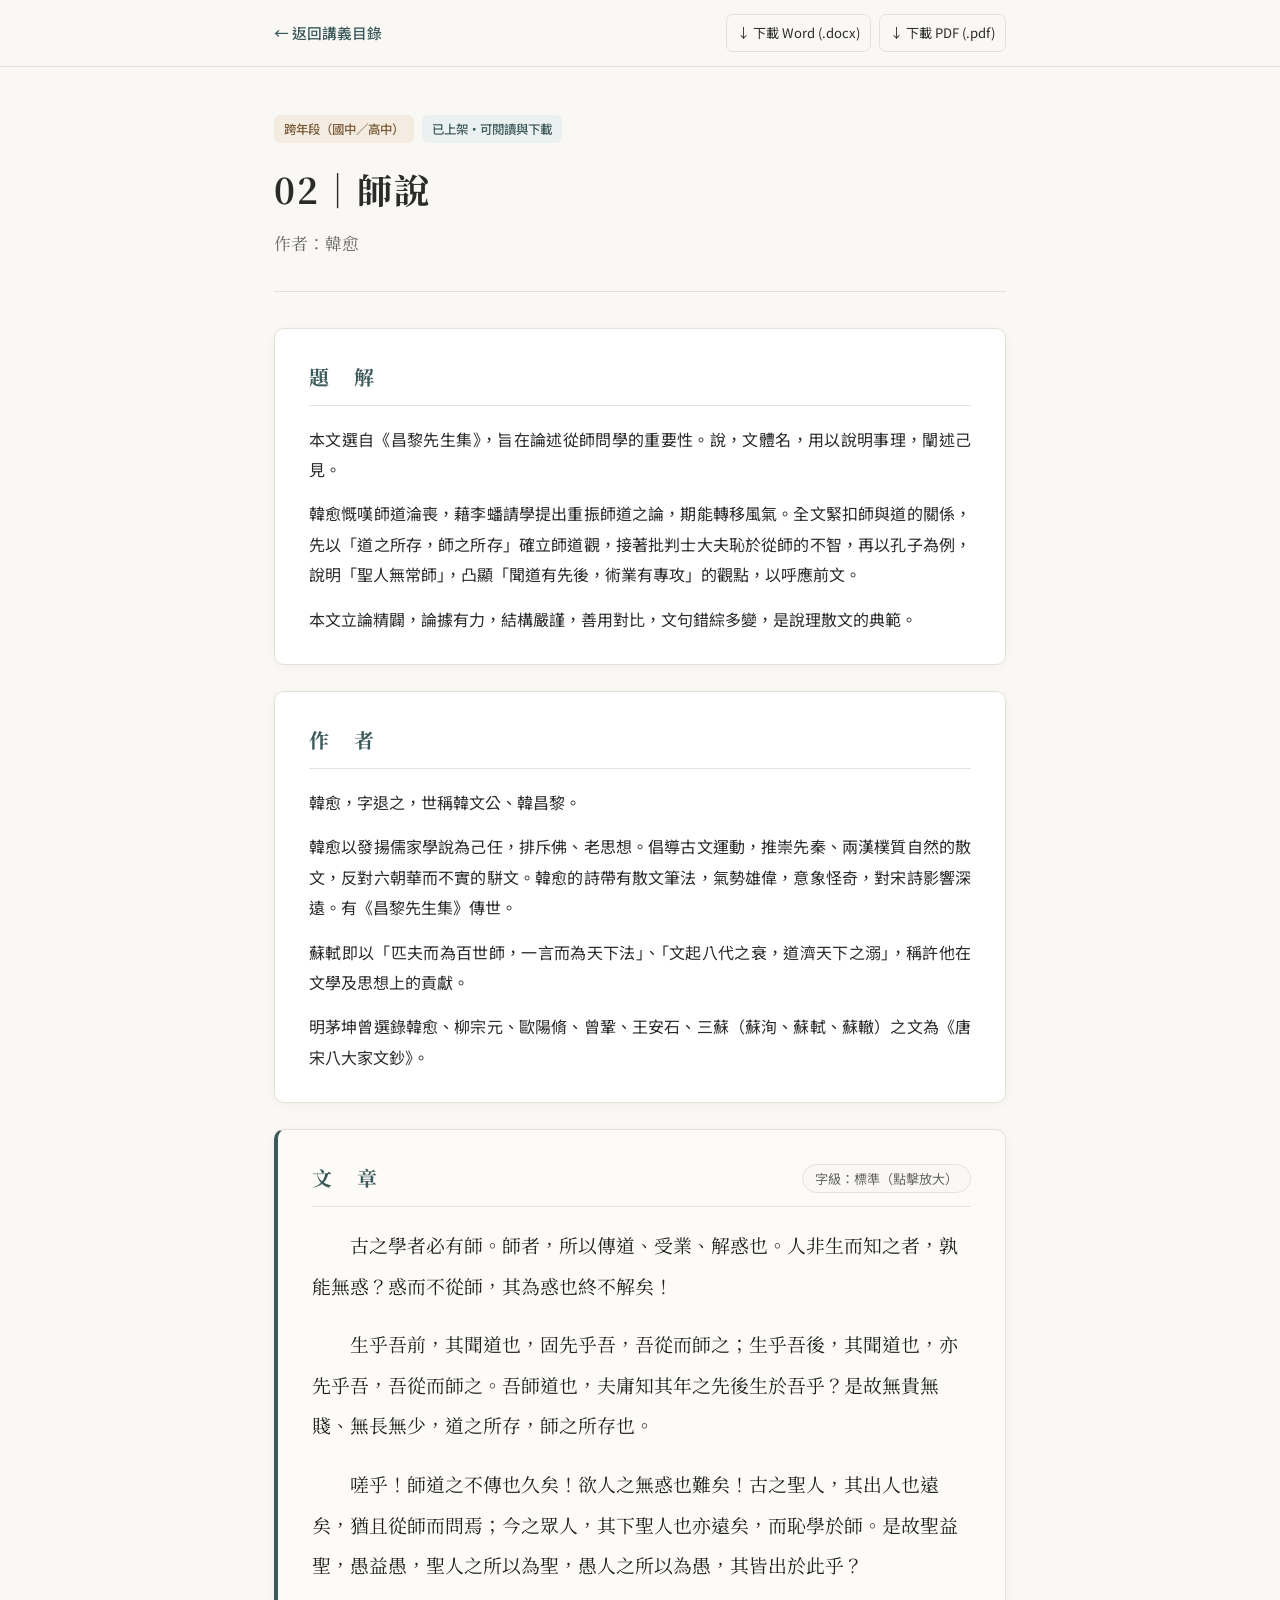
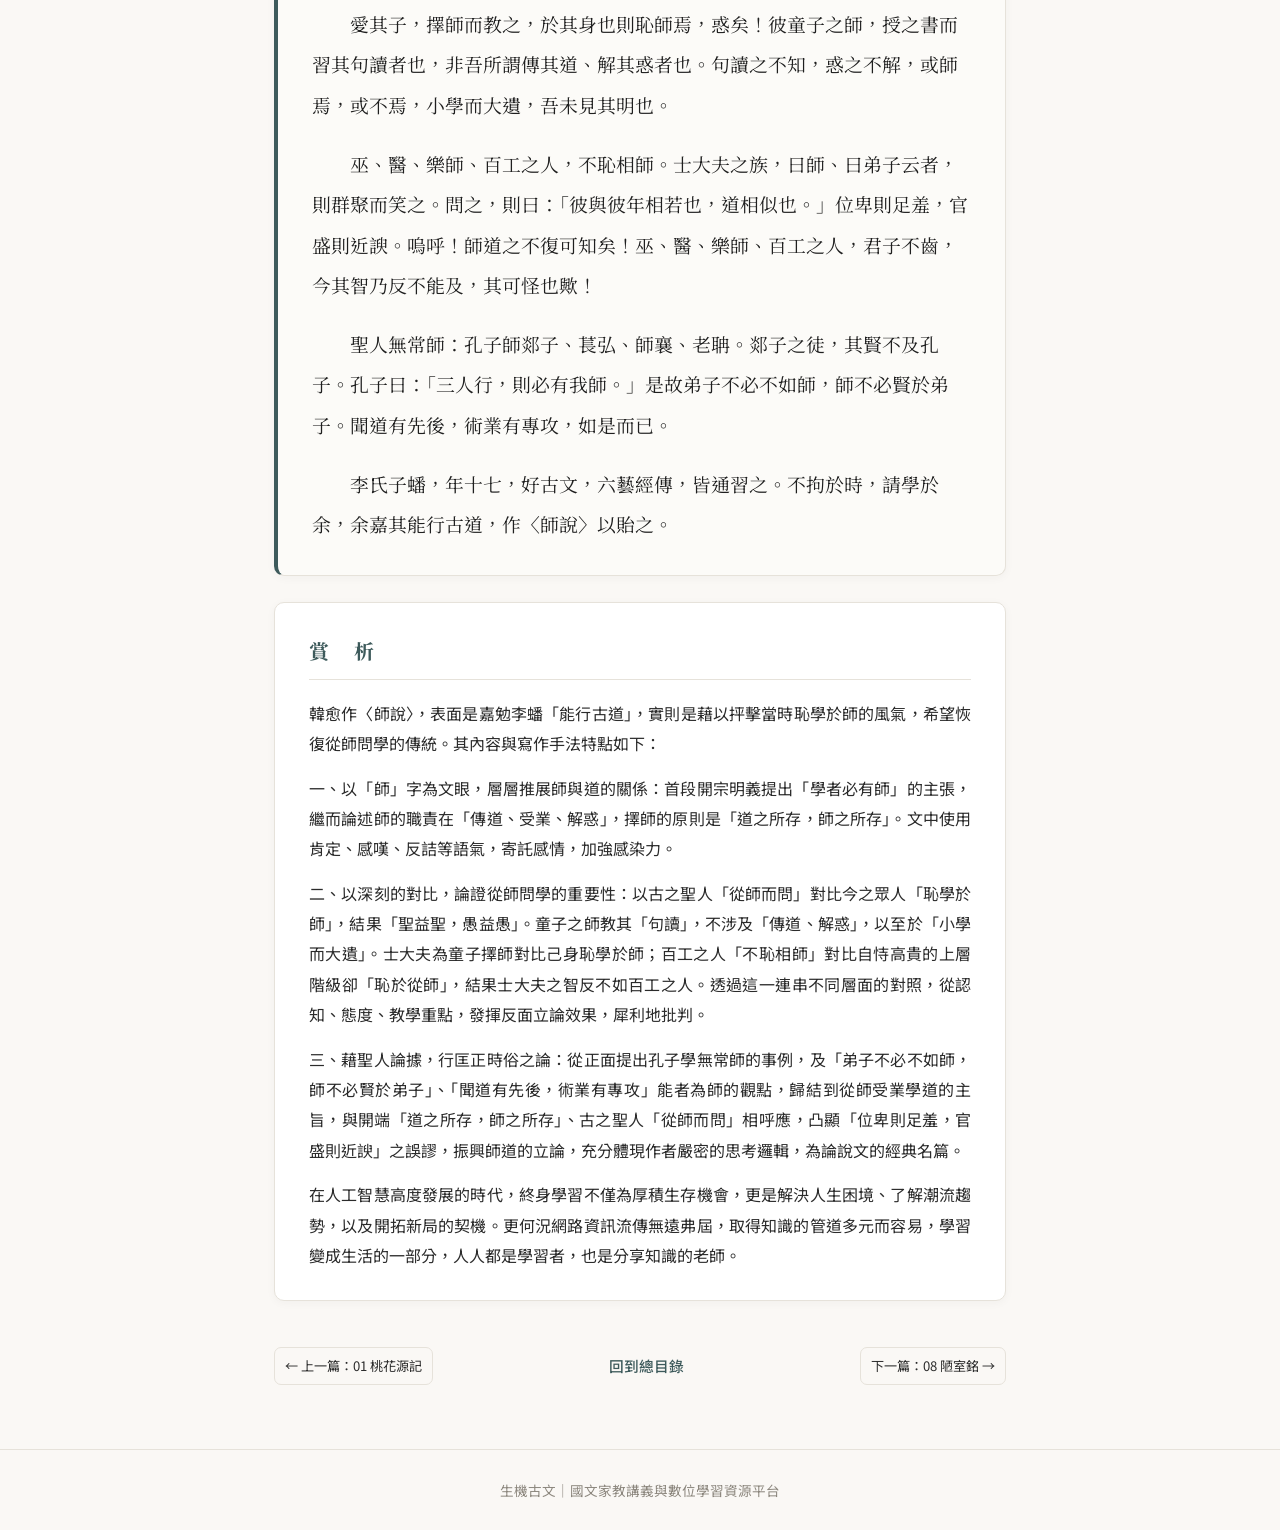
<file: lessons/02-shishuo.html>
<!DOCTYPE html>
<html lang="zh-Hant">
<head>
  <meta charset="UTF-8">
  <meta name="viewport" content="width=device-width, initial-scale=1.0">
  <title>師說（韓愈）｜生機古文</title>
  <link rel="stylesheet" href="../assets/style.css">
</head>
<body>
  <nav class="top-nav">
    <div class="reading-container top-nav-inner">
      <a class="back-link" href="../index.html">← 返回講義目錄</a>
      <div class="top-downloads">
        <a class="btn-dl" href="../files/02-shishuo.docx" download>↓ 下載 Word (.docx)</a>
        <a class="btn-dl" href="../files/02-shishuo.pdf" download>↓ 下載 PDF (.pdf)</a>
      </div>
    </div>
  </nav>

  <main class="reading-container">
    <header class="lesson-header">
      <div class="lesson-meta-row">
        <span class="badge badge-grade-cross">跨年段（國中／高中）</span>
        <span class="badge badge-status-published">已上架・可閱讀與下載</span>
      </div>
      <h1 class="lesson-main-title">02｜師說</h1>
      <p class="lesson-author-line">作者：韓愈</p>
    </header>

    <section class="content-block">
      <div class="block-header">
        <h2 class="block-title">題　解</h2>
      </div>
      <div class="prose-text">
        <p>本文選自《昌黎先生集》，旨在論述從師問學的重要性。說，文體名，用以說明事理，闡述己見。</p>
        <p>韓愈慨嘆師道淪喪，藉李蟠請學提出重振師道之論，期能轉移風氣。全文緊扣師與道的關係，先以「道之所存，師之所存」確立師道觀，接著批判士大夫恥於從師的不智，再以孔子為例，說明「聖人無常師」，凸顯「聞道有先後，術業有專攻」的觀點，以呼應前文。</p>
        <p>本文立論精闢，論據有力，結構嚴謹，善用對比，文句錯綜多變，是說理散文的典範。</p>
      </div>
    </section>

    <section class="content-block">
      <div class="block-header">
        <h2 class="block-title">作　者</h2>
      </div>
      <div class="prose-text">
        <p>韓愈，字退之，世稱韓文公、韓昌黎。</p>
        <p>韓愈以發揚儒家學說為己任，排斥佛、老思想。倡導古文運動，推崇先秦、兩漢樸質自然的散文，反對六朝華而不實的駢文。韓愈的詩帶有散文筆法，氣勢雄偉，意象怪奇，對宋詩影響深遠。有《昌黎先生集》傳世。</p>
        <p>蘇軾即以「匹夫而為百世師，一言而為天下法」、「文起八代之衰，道濟天下之溺」，稱許他在文學及思想上的貢獻。</p>
        <p>明茅坤曾選錄韓愈、柳宗元、歐陽脩、曾鞏、王安石、三蘇（蘇洵、蘇軾、蘇轍）之文為《唐宋八大家文鈔》。</p>
      </div>
    </section>

    <section class="content-block classical-block">
      <div class="block-header">
        <h2 class="block-title">文　章</h2>
        <button type="button" class="font-toggle-btn" id="fontToggleBtn">字級：標準（點擊放大）</button>
      </div>
      <div class="classical-text" id="classicalText">
        <p>古之學者必有師。師者，所以傳道、受業、解惑也。人非生而知之者，孰能無惑？惑而不從師，其為惑也終不解矣！</p>
        <p>生乎吾前，其聞道也，固先乎吾，吾從而師之；生乎吾後，其聞道也，亦先乎吾，吾從而師之。吾師道也，夫庸知其年之先後生於吾乎？是故無貴無賤、無長無少，道之所存，師之所存也。</p>
        <p>嗟乎！師道之不傳也久矣！欲人之無惑也難矣！古之聖人，其出人也遠矣，猶且從師而問焉；今之眾人，其下聖人也亦遠矣，而恥學於師。是故聖益聖，愚益愚，聖人之所以為聖，愚人之所以為愚，其皆出於此乎？</p>
        <p>愛其子，擇師而教之，於其身也則恥師焉，惑矣！彼童子之師，授之書而習其句讀者也，非吾所謂傳其道、解其惑者也。句讀之不知，惑之不解，或師焉，或不焉，小學而大遺，吾未見其明也。</p>
        <p>巫、醫、樂師、百工之人，不恥相師。士大夫之族，曰師、曰弟子云者，則群聚而笑之。問之，則曰：「彼與彼年相若也，道相似也。」位卑則足羞，官盛則近諛。嗚呼！師道之不復可知矣！巫、醫、樂師、百工之人，君子不齒，今其智乃反不能及，其可怪也歟！</p>
        <p>聖人無常師：孔子師郯子、萇弘、師襄、老聃。郯子之徒，其賢不及孔子。孔子曰：「三人行，則必有我師。」是故弟子不必不如師，師不必賢於弟子。聞道有先後，術業有專攻，如是而已。</p>
        <p>李氏子蟠，年十七，好古文，六藝經傳，皆通習之。不拘於時，請學於余，余嘉其能行古道，作〈師說〉以貽之。</p>
      </div>
    </section>

    <section class="content-block">
      <div class="block-header">
        <h2 class="block-title">賞　析</h2>
      </div>
      <div class="prose-text">
        <p>韓愈作〈師說〉，表面是嘉勉李蟠「能行古道」，實則是藉以抨擊當時恥學於師的風氣，希望恢復從師問學的傳統。其內容與寫作手法特點如下：</p>
        <p>一、以「師」字為文眼，層層推展師與道的關係：首段開宗明義提出「學者必有師」的主張，繼而論述師的職責在「傳道、受業、解惑」，擇師的原則是「道之所存，師之所存」。文中使用肯定、感嘆、反詰等語氣，寄託感情，加強感染力。</p>
        <p>二、以深刻的對比，論證從師問學的重要性：以古之聖人「從師而問」對比今之眾人「恥學於師」，結果「聖益聖，愚益愚」。童子之師教其「句讀」，不涉及「傳道、解惑」，以至於「小學而大遺」。士大夫為童子擇師對比己身恥學於師；百工之人「不恥相師」對比自恃高貴的上層階級卻「恥於從師」，結果士大夫之智反不如百工之人。透過這一連串不同層面的對照，從認知、態度、教學重點，發揮反面立論效果，犀利地批判。</p>
        <p>三、藉聖人論據，行匡正時俗之論：從正面提出孔子學無常師的事例，及「弟子不必不如師，師不必賢於弟子」、「聞道有先後，術業有專攻」能者為師的觀點，歸結到從師受業學道的主旨，與開端「道之所存，師之所存」、古之聖人「從師而問」相呼應，凸顯「位卑則足羞，官盛則近諛」之誤謬，振興師道的立論，充分體現作者嚴密的思考邏輯，為論說文的經典名篇。</p>
        <p>在人工智慧高度發展的時代，終身學習不僅為厚積生存機會，更是解決人生困境、了解潮流趨勢，以及開拓新局的契機。更何況網路資訊流傳無遠弗屆，取得知識的管道多元而容易，學習變成生活的一部分，人人都是學習者，也是分享知識的老師。</p>
      </div>
    </section>

    <nav class="lesson-footer-nav" aria-label="講義篇目切換">
      <a class="btn-dl" href="01-taohuayuanji.html">← 上一篇：01 桃花源記</a>
      <a class="back-link" href="../index.html">回到總目錄</a>
      <a class="btn-dl" href="08-loushiming.html">下一篇：08 陋室銘 →</a>
    </nav>
  </main>

  <footer class="site-footer">
    <div class="reading-container">
      <p>生機古文｜國文家教講義與數位學習資源平台</p>
    </div>
  </footer>

  <script src="../assets/app.js"></script>
</body>
</html>
</file>
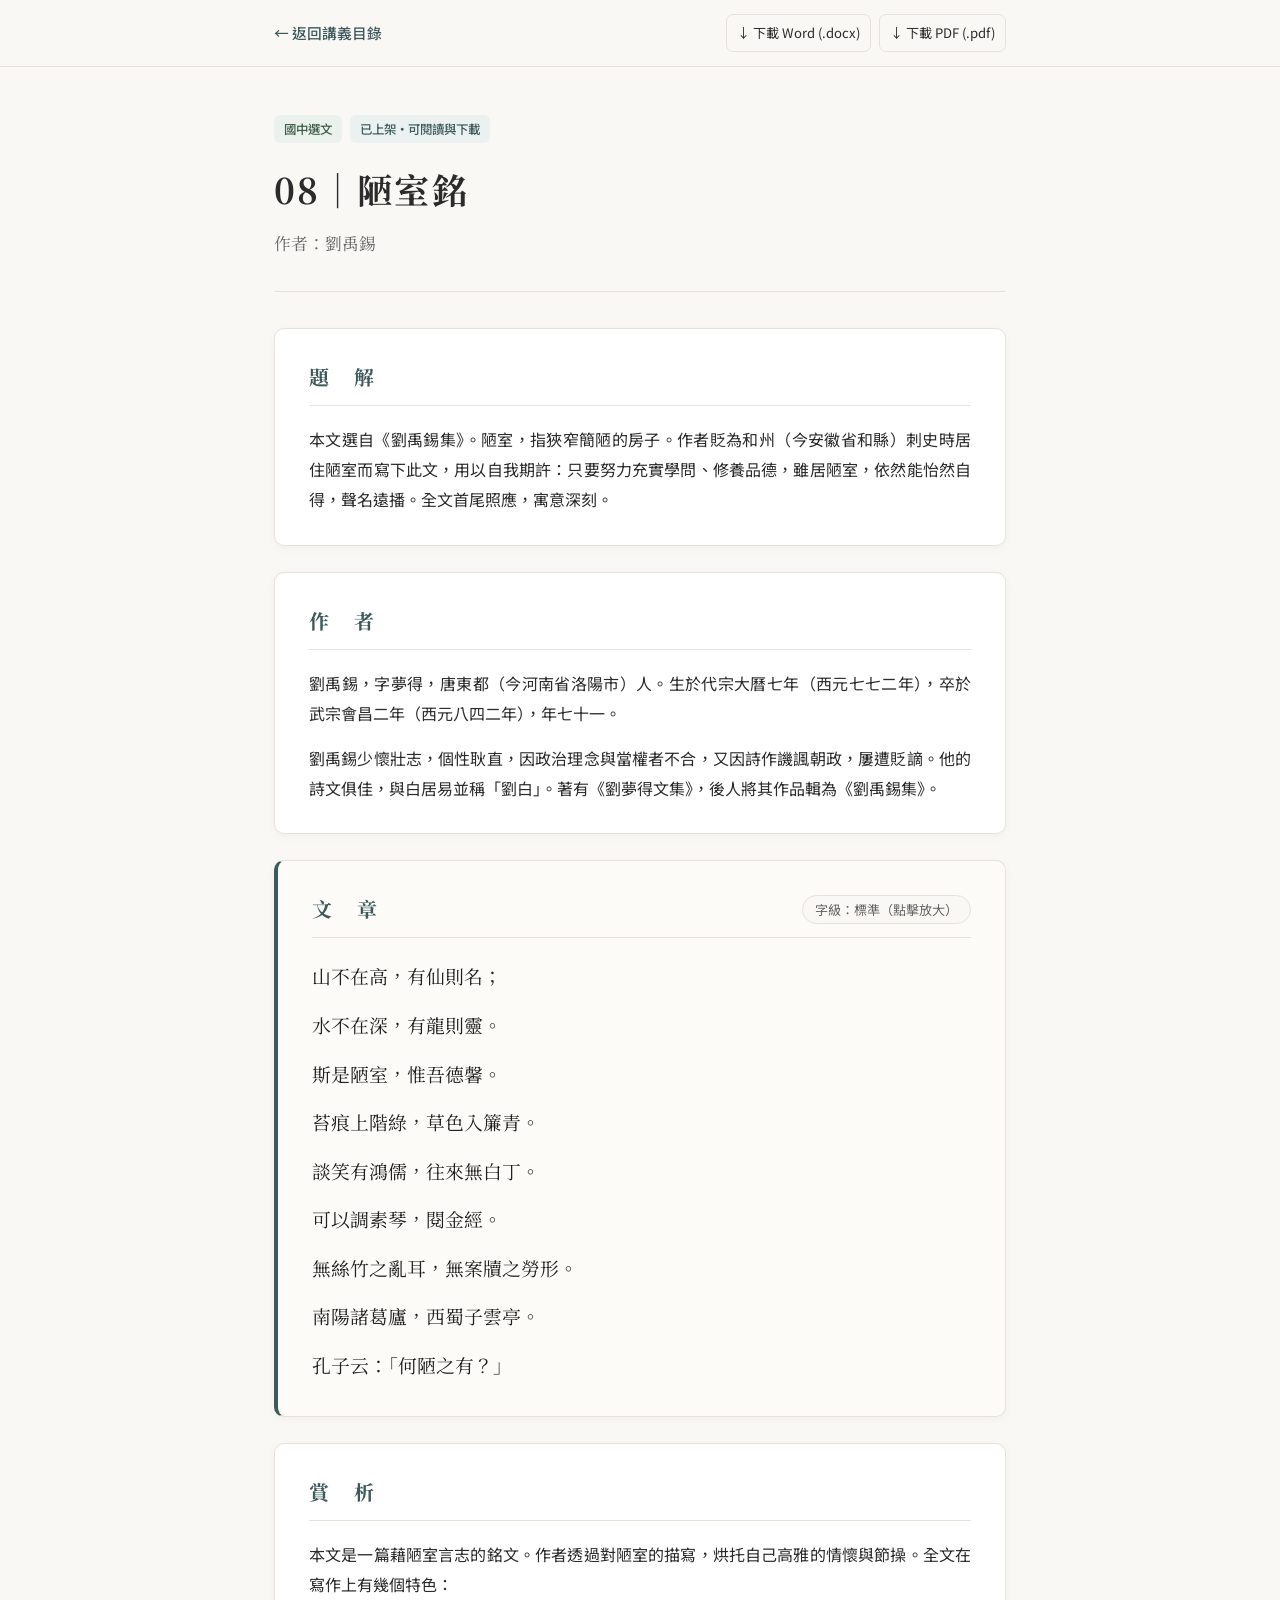
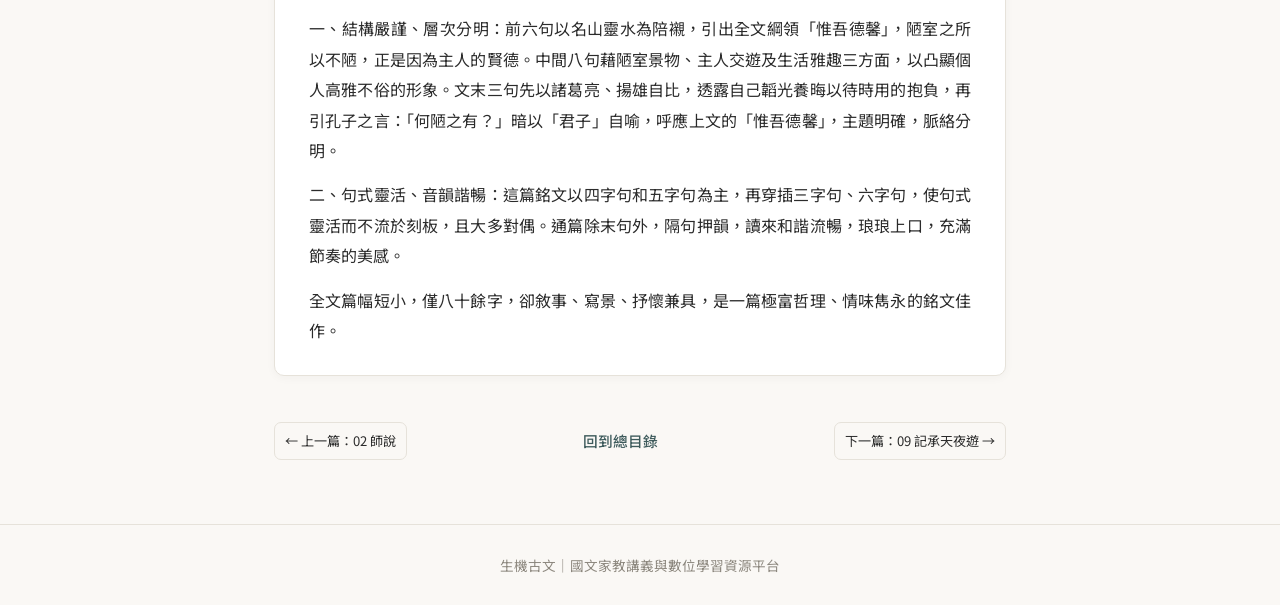
<file: lessons/08-loushiming.html>
<!DOCTYPE html>
<html lang="zh-Hant">
<head>
  <meta charset="UTF-8">
  <meta name="viewport" content="width=device-width, initial-scale=1.0">
  <title>陋室銘（劉禹錫）｜生機古文</title>
  <link rel="stylesheet" href="../assets/style.css">
</head>
<body>
  <nav class="top-nav">
    <div class="reading-container top-nav-inner">
      <a class="back-link" href="../index.html">← 返回講義目錄</a>
      <div class="top-downloads">
        <a class="btn-dl" href="../files/08-loushiming.docx" download>↓ 下載 Word (.docx)</a>
        <a class="btn-dl" href="../files/08-loushiming.pdf" download>↓ 下載 PDF (.pdf)</a>
      </div>
    </div>
  </nav>

  <main class="reading-container">
    <header class="lesson-header">
      <div class="lesson-meta-row">
        <span class="badge badge-grade-junior">國中選文</span>
        <span class="badge badge-status-published">已上架・可閱讀與下載</span>
      </div>
      <h1 class="lesson-main-title">08｜陋室銘</h1>
      <p class="lesson-author-line">作者：劉禹錫</p>
    </header>

    <section class="content-block">
      <div class="block-header">
        <h2 class="block-title">題　解</h2>
      </div>
      <div class="prose-text">
        <p>本文選自《劉禹錫集》。陋室，指狹窄簡陋的房子。作者貶為和州（今安徽省和縣）刺史時居住陋室而寫下此文，用以自我期許：只要努力充實學問、修養品德，雖居陋室，依然能怡然自得，聲名遠播。全文首尾照應，寓意深刻。</p>
      </div>
    </section>

    <section class="content-block">
      <div class="block-header">
        <h2 class="block-title">作　者</h2>
      </div>
      <div class="prose-text">
        <p>劉禹錫，字夢得，唐東都（今河南省洛陽市）人。生於代宗大曆七年（西元七七二年），卒於武宗會昌二年（西元八四二年），年七十一。</p>
        <p>劉禹錫少懷壯志，個性耿直，因政治理念與當權者不合，又因詩作譏諷朝政，屢遭貶謫。他的詩文俱佳，與白居易並稱「劉白」。著有《劉夢得文集》，後人將其作品輯為《劉禹錫集》。</p>
      </div>
    </section>

    <section class="content-block classical-block">
      <div class="block-header">
        <h2 class="block-title">文　章</h2>
        <button type="button" class="font-toggle-btn" id="fontToggleBtn">字級：標準（點擊放大）</button>
      </div>
      <div class="classical-text no-indent" id="classicalText">
        <p>山不在高，有仙則名；</p>
        <p>水不在深，有龍則靈。</p>
        <p>斯是陋室，惟吾德馨。</p>
        <p>苔痕上階綠，草色入簾青。</p>
        <p>談笑有鴻儒，往來無白丁。</p>
        <p>可以調素琴，閱金經。</p>
        <p>無絲竹之亂耳，無案牘之勞形。</p>
        <p>南陽諸葛廬，西蜀子雲亭。</p>
        <p>孔子云：「何陋之有？」</p>
      </div>
    </section>

    <section class="content-block">
      <div class="block-header">
        <h2 class="block-title">賞　析</h2>
      </div>
      <div class="prose-text">
        <p>本文是一篇藉陋室言志的銘文。作者透過對陋室的描寫，烘托自己高雅的情懷與節操。全文在寫作上有幾個特色：</p>
        <p>一、結構嚴謹、層次分明：前六句以名山靈水為陪襯，引出全文綱領「惟吾德馨」，陋室之所以不陋，正是因為主人的賢德。中間八句藉陋室景物、主人交遊及生活雅趣三方面，以凸顯個人高雅不俗的形象。文末三句先以諸葛亮、揚雄自比，透露自己韜光養晦以待時用的抱負，再引孔子之言：「何陋之有？」暗以「君子」自喻，呼應上文的「惟吾德馨」，主題明確，脈絡分明。</p>
        <p>二、句式靈活、音韻諧暢：這篇銘文以四字句和五字句為主，再穿插三字句、六字句，使句式靈活而不流於刻板，且大多對偶。通篇除末句外，隔句押韻，讀來和諧流暢，琅琅上口，充滿節奏的美感。</p>
        <p>全文篇幅短小，僅八十餘字，卻敘事、寫景、抒懷兼具，是一篇極富哲理、情味雋永的銘文佳作。</p>
      </div>
    </section>

    <nav class="lesson-footer-nav" aria-label="講義篇目切換">
      <a class="btn-dl" href="02-shishuo.html">← 上一篇：02 師說</a>
      <a class="back-link" href="../index.html">回到總目錄</a>
      <a class="btn-dl" href="09-jichengtianyeyou.html">下一篇：09 記承天夜遊 →</a>
    </nav>
  </main>

  <footer class="site-footer">
    <div class="reading-container">
      <p>生機古文｜國文家教講義與數位學習資源平台</p>
    </div>
  </footer>

  <script src="../assets/app.js"></script>
</body>
</html>
</file>
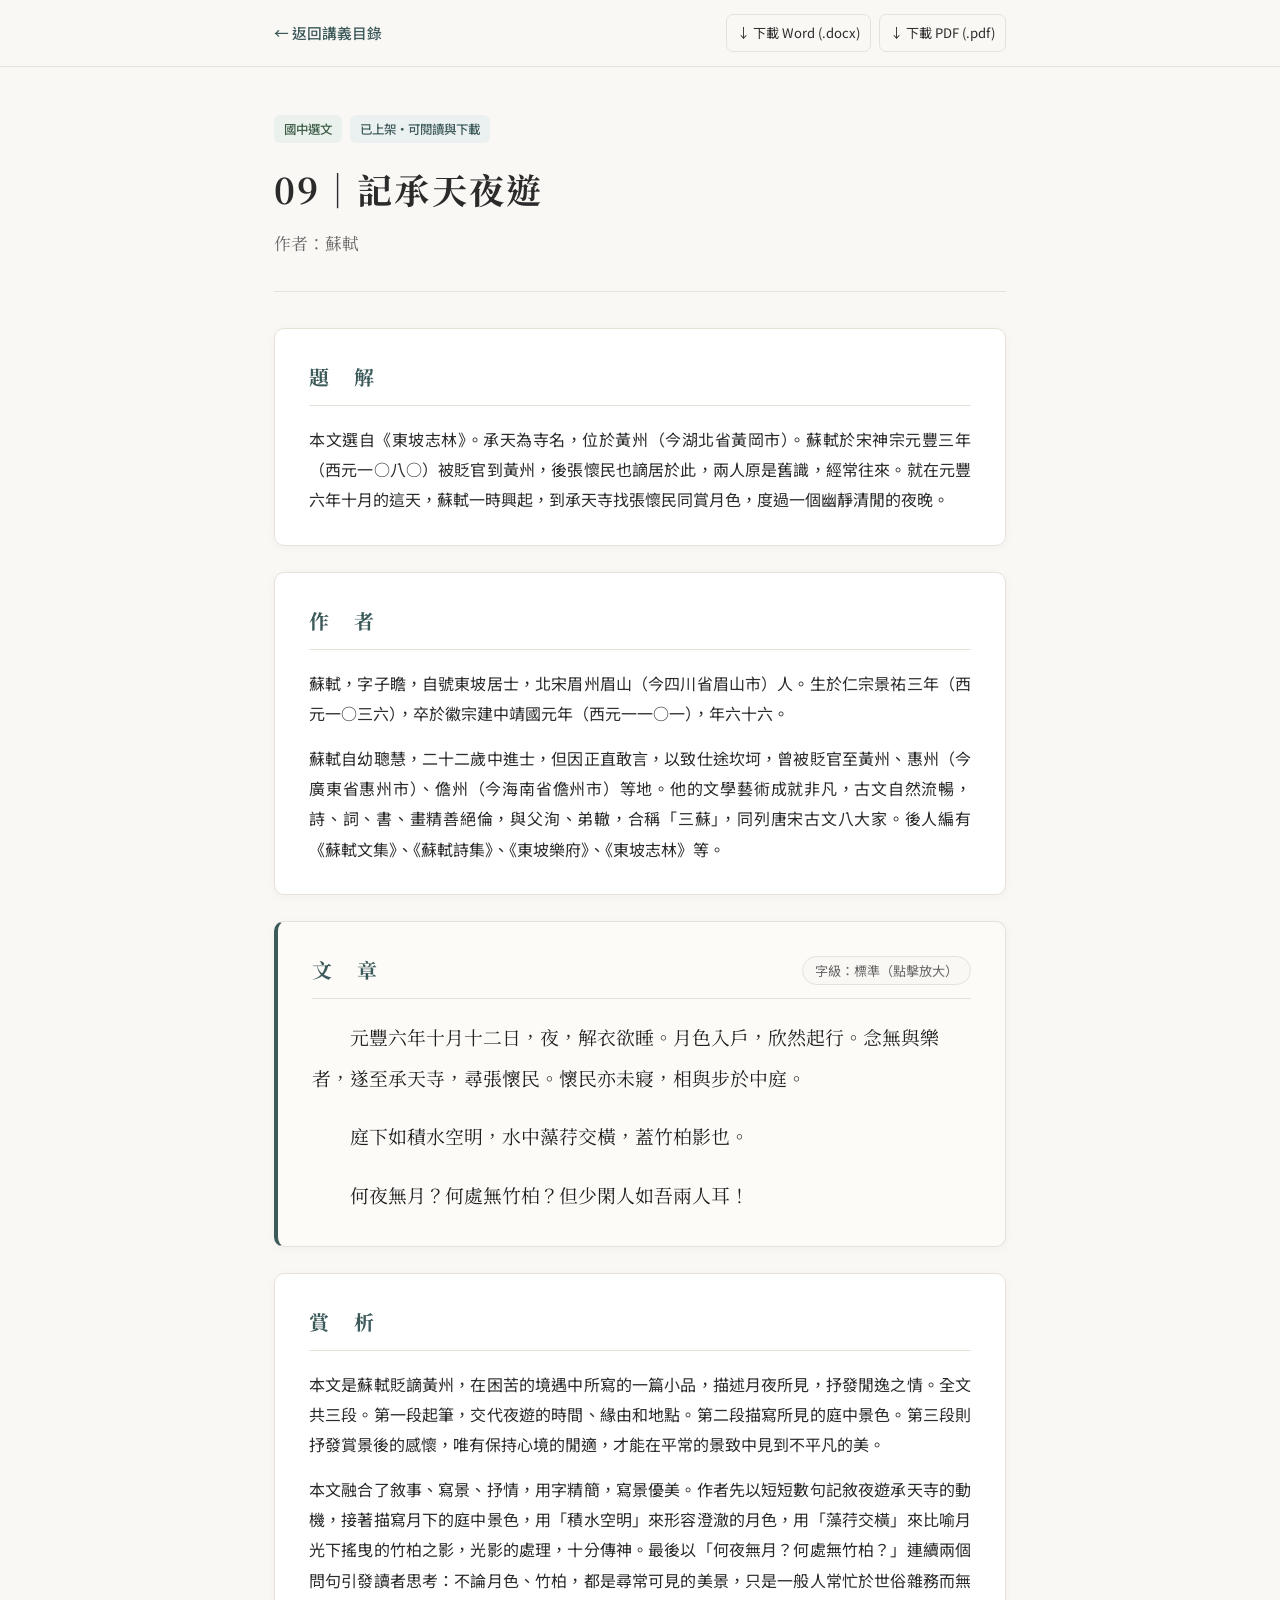
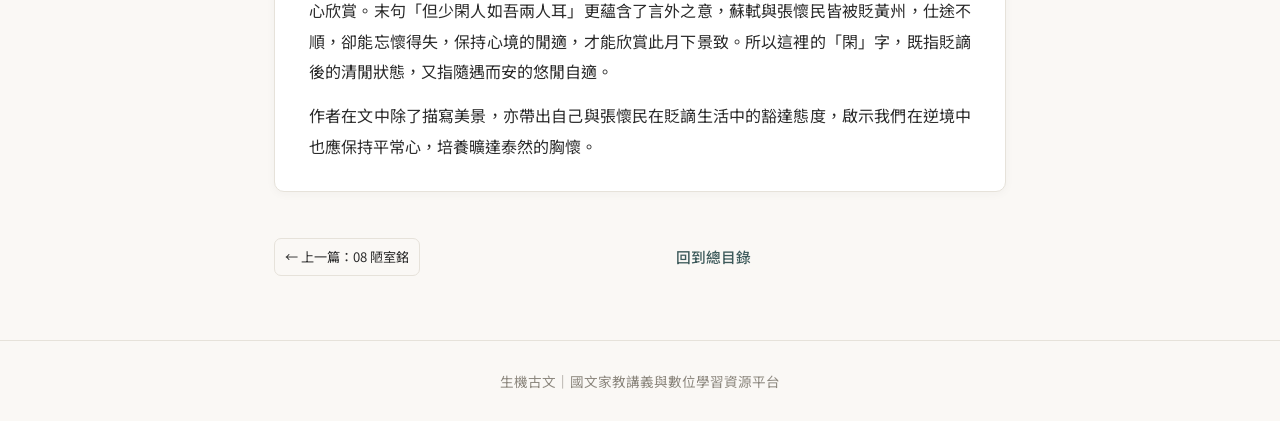
<file: lessons/09-jichengtianyeyou.html>
<!DOCTYPE html>
<html lang="zh-Hant">
<head>
  <meta charset="UTF-8">
  <meta name="viewport" content="width=device-width, initial-scale=1.0">
  <title>記承天夜遊（蘇軾）｜生機古文</title>
  <link rel="stylesheet" href="../assets/style.css">
</head>
<body>
  <nav class="top-nav">
    <div class="reading-container top-nav-inner">
      <a class="back-link" href="../index.html">← 返回講義目錄</a>
      <div class="top-downloads">
        <a class="btn-dl" href="../files/09-jichengtianyeyou.docx" download>↓ 下載 Word (.docx)</a>
        <a class="btn-dl" href="../files/09-jichengtianyeyou.pdf" download>↓ 下載 PDF (.pdf)</a>
      </div>
    </div>
  </nav>

  <main class="reading-container">
    <header class="lesson-header">
      <div class="lesson-meta-row">
        <span class="badge badge-grade-junior">國中選文</span>
        <span class="badge badge-status-published">已上架・可閱讀與下載</span>
      </div>
      <h1 class="lesson-main-title">09｜記承天夜遊</h1>
      <p class="lesson-author-line">作者：蘇軾</p>
    </header>

    <section class="content-block">
      <div class="block-header">
        <h2 class="block-title">題　解</h2>
      </div>
      <div class="prose-text">
        <p>本文選自《東坡志林》。承天為寺名，位於黃州（今湖北省黃岡市）。蘇軾於宋神宗元豐三年（西元一○八○）被貶官到黃州，後張懷民也謫居於此，兩人原是舊識，經常往來。就在元豐六年十月的這天，蘇軾一時興起，到承天寺找張懷民同賞月色，度過一個幽靜清閒的夜晚。</p>
      </div>
    </section>

    <section class="content-block">
      <div class="block-header">
        <h2 class="block-title">作　者</h2>
      </div>
      <div class="prose-text">
        <p>蘇軾，字子瞻，自號東坡居士，北宋眉州眉山（今四川省眉山市）人。生於仁宗景祐三年（西元一○三六），卒於徽宗建中靖國元年（西元一一○一），年六十六。</p>
        <p>蘇軾自幼聰慧，二十二歲中進士，但因正直敢言，以致仕途坎坷，曾被貶官至黃州、惠州（今廣東省惠州市）、儋州（今海南省儋州市）等地。他的文學藝術成就非凡，古文自然流暢，詩、詞、書、畫精善絕倫，與父洵、弟轍，合稱「三蘇」，同列唐宋古文八大家。後人編有《蘇軾文集》、《蘇軾詩集》、《東坡樂府》、《東坡志林》等。</p>
      </div>
    </section>

    <section class="content-block classical-block">
      <div class="block-header">
        <h2 class="block-title">文　章</h2>
        <button type="button" class="font-toggle-btn" id="fontToggleBtn">字級：標準（點擊放大）</button>
      </div>
      <div class="classical-text" id="classicalText">
        <p>元豐六年十月十二日，夜，解衣欲睡。月色入戶，欣然起行。念無與樂者，遂至承天寺，尋張懷民。懷民亦未寢，相與步於中庭。</p>
        <p>庭下如積水空明，水中藻荇交橫，蓋竹柏影也。</p>
        <p>何夜無月？何處無竹柏？但少閑人如吾兩人耳！</p>
      </div>
    </section>

    <section class="content-block">
      <div class="block-header">
        <h2 class="block-title">賞　析</h2>
      </div>
      <div class="prose-text">
        <p>本文是蘇軾貶謫黃州，在困苦的境遇中所寫的一篇小品，描述月夜所見，抒發閒逸之情。全文共三段。第一段起筆，交代夜遊的時間、緣由和地點。第二段描寫所見的庭中景色。第三段則抒發賞景後的感懷，唯有保持心境的閒適，才能在平常的景致中見到不平凡的美。</p>
        <p>本文融合了敘事、寫景、抒情，用字精簡，寫景優美。作者先以短短數句記敘夜遊承天寺的動機，接著描寫月下的庭中景色，用「積水空明」來形容澄澈的月色，用「藻荇交橫」來比喻月光下搖曳的竹柏之影，光影的處理，十分傳神。最後以「何夜無月？何處無竹柏？」連續兩個問句引發讀者思考：不論月色、竹柏，都是尋常可見的美景，只是一般人常忙於世俗雜務而無心欣賞。末句「但少閑人如吾兩人耳」更蘊含了言外之意，蘇軾與張懷民皆被貶黃州，仕途不順，卻能忘懷得失，保持心境的閒適，才能欣賞此月下景致。所以這裡的「閑」字，既指貶謫後的清閒狀態，又指隨遇而安的悠閒自適。</p>
        <p>作者在文中除了描寫美景，亦帶出自己與張懷民在貶謫生活中的豁達態度，啟示我們在逆境中也應保持平常心，培養曠達泰然的胸懷。</p>
      </div>
    </section>

    <nav class="lesson-footer-nav" aria-label="講義篇目切換">
      <a class="btn-dl" href="08-loushiming.html">← 上一篇：08 陋室銘</a>
      <a class="back-link" href="../index.html">回到總目錄</a>
      <span></span>
    </nav>
  </main>

  <footer class="site-footer">
    <div class="reading-container">
      <p>生機古文｜國文家教講義與數位學習資源平台</p>
    </div>
  </footer>

  <script src="../assets/app.js"></script>
</body>
</html>
</file>
<file: assets/style.css>
@import url('https://fonts.googleapis.com/css2?family=Noto+Sans+TC:wght@400;500;700&family=Noto+Serif+TC:wght@500;600;700&display=swap');

:root {
  --bg-paper: #FAF8F5;
  --bg-card: #FFFFFF;
  --bg-subtle: #F3F0EA;
  --text-ink: #2B2B2B;
  --text-muted: #666666;
  --text-light: #8C877E;
  --accent: #3D5A5B;
  --accent-hover: #2E4546;
  --accent-soft: #EBF0F0;
  --warm-tag-bg: #F4ECE1;
  --warm-tag-text: #7A5C38;
  --border: #E6E2DA;
  --shadow-sm: 0 2px 10px rgba(43, 43, 43, 0.04);
  --shadow-md: 0 6px 20px rgba(43, 43, 43, 0.07);
  --radius: 10px;
}

* {
  box-sizing: border-box;
  margin: 0;
  padding: 0;
}

body {
  background-color: var(--bg-paper);
  color: var(--text-ink);
  font-family: 'Noto Sans TC', -apple-system, BlinkMacSystemFont, sans-serif;
  line-height: 1.8;
  -webkit-font-smoothing: antialiased;
}

a {
  color: inherit;
  text-decoration: none;
}

/* Layout Container */
.container {
  max-width: 1040px;
  margin: 0 auto;
  padding: 0 24px;
}

.reading-container {
  max-width: 780px;
  margin: 0 auto;
  padding: 0 24px;
}

/* Header */
.site-header {
  border-bottom: 1px solid var(--border);
  background: linear-gradient(180deg, #F5F2EC 0%, var(--bg-paper) 100%);
  padding: 56px 0 44px;
  text-align: center;
}

.site-kicker {
  display: inline-block;
  font-size: 0.85rem;
  letter-spacing: 0.18em;
  color: var(--accent);
  border: 1px solid rgba(61, 90, 91, 0.3);
  padding: 4px 14px;
  border-radius: 999px;
  margin-bottom: 16px;
  background-color: rgba(255, 255, 255, 0.6);
}

.site-title {
  font-family: 'Noto Serif TC', serif;
  font-size: 2.35rem;
  font-weight: 700;
  letter-spacing: 0.08em;
  color: var(--text-ink);
  margin-bottom: 12px;
}

.site-subtitle {
  max-width: 620px;
  margin: 0 auto 28px;
  color: var(--text-muted);
  font-size: 1rem;
}

.stats-bar {
  display: inline-flex;
  flex-wrap: wrap;
  justify-content: center;
  gap: 24px;
  background-color: var(--bg-card);
  border: 1px solid var(--border);
  border-radius: var(--radius);
  padding: 12px 28px;
  box-shadow: var(--shadow-sm);
}

.stat-item {
  font-size: 0.9rem;
  color: var(--text-muted);
}

.stat-item strong {
  font-family: 'Noto Serif TC', serif;
  font-size: 1.15rem;
  color: var(--accent);
  margin: 0 4px;
}

/* Controls & Filters */
.controls-section {
  padding: 32px 0 20px;
}

.controls-wrapper {
  display: flex;
  flex-wrap: wrap;
  justify-content: space-between;
  align-items: center;
  gap: 16px;
  padding-bottom: 20px;
  border-bottom: 1px solid var(--border);
}

.filter-group {
  display: flex;
  flex-wrap: wrap;
  gap: 8px;
}

.filter-btn {
  background-color: var(--bg-card);
  border: 1px solid var(--border);
  color: var(--text-muted);
  padding: 7px 16px;
  border-radius: 999px;
  font-size: 0.9rem;
  cursor: pointer;
  transition: all 0.2s ease;
  font-family: inherit;
}

.filter-btn:hover {
  border-color: var(--accent);
  color: var(--accent);
}

.filter-btn.active {
  background-color: var(--accent);
  border-color: var(--accent);
  color: #FFFFFF;
  font-weight: 500;
}

.secondary-controls {
  display: flex;
  flex-wrap: wrap;
  align-items: center;
  gap: 12px;
}

.status-toggle {
  display: inline-flex;
  align-items: center;
  gap: 6px;
  font-size: 0.88rem;
  color: var(--text-muted);
  cursor: pointer;
  user-select: none;
}

.status-toggle input {
  accent-color: var(--accent);
  width: 15px;
  height: 15px;
  cursor: pointer;
}

.search-input {
  background-color: var(--bg-card);
  border: 1px solid var(--border);
  border-radius: 999px;
  padding: 7px 16px;
  font-size: 0.9rem;
  color: var(--text-ink);
  width: 210px;
  font-family: inherit;
  outline: none;
  transition: border-color 0.2s ease;
}

.search-input:focus {
  border-color: var(--accent);
}

.result-summary {
  margin-top: 14px;
  font-size: 0.88rem;
  color: var(--text-light);
}

/* Lesson Grid */
.lessons-grid {
  display: grid;
  grid-template-columns: repeat(auto-fill, minmax(305px, 1fr));
  gap: 20px;
  padding: 16px 0 64px;
}

.lesson-card {
  background-color: var(--bg-card);
  border: 1px solid var(--border);
  border-radius: var(--radius);
  padding: 22px;
  display: flex;
  flex-direction: column;
  justify-content: space-between;
  transition: transform 0.2s ease, box-shadow 0.2s ease, border-color 0.2s ease;
  box-shadow: var(--shadow-sm);
}

.lesson-card.is-published {
  border-top: 3px solid var(--accent);
}

.lesson-card.is-published:hover {
  transform: translateY(-2px);
  box-shadow: var(--shadow-md);
  border-color: rgba(61, 90, 91, 0.45);
}

.lesson-card.is-pending {
  background-color: #FCFBF9;
  opacity: 0.88;
}

.card-badges {
  display: flex;
  justify-content: space-between;
  align-items: center;
  gap: 8px;
  margin-bottom: 14px;
  flex-wrap: wrap;
}

.badge {
  font-size: 0.78rem;
  padding: 3px 10px;
  border-radius: 6px;
  font-weight: 500;
}

.badge-grade-cross {
  background-color: var(--warm-tag-bg);
  color: var(--warm-tag-text);
}

.badge-grade-junior {
  background-color: #EBF1EC;
  color: #3E5E47;
}

.badge-grade-senior {
  background-color: #EAEFF4;
  color: #3B526B;
}

.badge-status-published {
  background-color: var(--accent-soft);
  color: var(--accent);
}

.badge-status-pending {
  background-color: var(--bg-subtle);
  color: var(--text-light);
}

.card-title {
  font-family: 'Noto Serif TC', serif;
  font-size: 1.3rem;
  font-weight: 700;
  color: var(--text-ink);
  margin-bottom: 4px;
}

.card-author {
  font-size: 0.88rem;
  color: var(--text-muted);
  margin-bottom: 12px;
}

.card-excerpt {
  font-size: 0.9rem;
  color: var(--text-muted);
  line-height: 1.65;
  margin-bottom: 18px;
}

.card-actions {
  border-top: 1px dashed var(--border);
  padding-top: 14px;
  display: flex;
  flex-direction: column;
  gap: 8px;
}

.btn-read {
  display: block;
  text-align: center;
  background-color: var(--accent);
  color: #FFFFFF;
  padding: 8px 14px;
  border-radius: 7px;
  font-size: 0.9rem;
  font-weight: 500;
  transition: background-color 0.2s ease;
}

.btn-read:hover {
  background-color: var(--accent-hover);
}

.download-row {
  display: grid;
  grid-template-columns: 1fr 1fr;
  gap: 8px;
}

.btn-dl {
  display: inline-flex;
  justify-content: center;
  align-items: center;
  gap: 4px;
  border: 1px solid var(--border);
  background-color: var(--bg-paper);
  color: var(--text-ink);
  padding: 6px 10px;
  border-radius: 7px;
  font-size: 0.82rem;
  transition: all 0.2s ease;
}

.btn-dl:hover {
  border-color: var(--accent);
  color: var(--accent);
  background-color: #FFFFFF;
}

.pending-note {
  font-size: 0.84rem;
  color: var(--text-light);
  text-align: center;
  padding: 6px 0;
}

/* Single Lesson Page */
.top-nav {
  background-color: rgba(250, 248, 245, 0.92);
  backdrop-filter: blur(6px);
  border-bottom: 1px solid var(--border);
  position: sticky;
  top: 0;
  z-index: 20;
  padding: 14px 0;
}

.top-nav-inner {
  display: flex;
  flex-wrap: wrap;
  justify-content: space-between;
  align-items: center;
  gap: 12px;
}

.back-link {
  font-size: 0.92rem;
  color: var(--accent);
  font-weight: 500;
  display: inline-flex;
  align-items: center;
  gap: 6px;
}

.back-link:hover {
  text-decoration: underline;
}

.top-downloads {
  display: flex;
  gap: 8px;
}

.lesson-header {
  padding: 48px 0 32px;
  border-bottom: 1px solid var(--border);
  margin-bottom: 36px;
}

.lesson-meta-row {
  display: flex;
  flex-wrap: wrap;
  gap: 8px;
  margin-bottom: 14px;
}

.lesson-main-title {
  font-family: 'Noto Serif TC', serif;
  font-size: 2.2rem;
  font-weight: 700;
  letter-spacing: 0.06em;
  margin-bottom: 8px;
}

.lesson-author-line {
  font-size: 1.05rem;
  color: var(--text-muted);
  font-family: 'Noto Serif TC', serif;
}

.content-block {
  background-color: var(--bg-card);
  border: 1px solid var(--border);
  border-radius: var(--radius);
  padding: 30px 34px;
  margin-bottom: 26px;
  box-shadow: var(--shadow-sm);
}

.block-header {
  display: flex;
  justify-content: space-between;
  align-items: center;
  margin-bottom: 18px;
  padding-bottom: 10px;
  border-bottom: 1px solid var(--border);
}

.block-title {
  font-family: 'Noto Serif TC', serif;
  font-size: 1.25rem;
  font-weight: 700;
  color: var(--accent);
  letter-spacing: 0.12em;
}

.font-toggle-btn {
  background-color: var(--bg-paper);
  border: 1px solid var(--border);
  color: var(--text-muted);
  font-size: 0.82rem;
  padding: 4px 12px;
  border-radius: 999px;
  cursor: pointer;
  font-family: inherit;
}

.font-toggle-btn:hover {
  border-color: var(--accent);
  color: var(--accent);
}

.prose-text p {
  margin-bottom: 14px;
  text-align: justify;
  line-height: 1.9;
}

.prose-text p:last-child {
  margin-bottom: 0;
}

/* Classical Text Block */
.classical-block {
  background-color: #FCFBF8;
  border-left: 4px solid var(--accent);
}

.classical-text {
  font-family: 'Noto Serif TC', serif;
  font-size: 1.18rem;
  line-height: 2.15;
  color: #1F1F1F;
  transition: font-size 0.2s ease;
}

.classical-text.is-large {
  font-size: 1.36rem;
  line-height: 2.25;
}

.classical-text p {
  margin-bottom: 18px;
  text-indent: 2em;
}

.classical-text.no-indent p {
  text-indent: 0;
  margin-bottom: 8px;
}

.classical-text p:last-child {
  margin-bottom: 0;
}

.lesson-footer-nav {
  display: flex;
  justify-content: space-between;
  align-items: center;
  flex-wrap: wrap;
  gap: 12px;
  padding: 20px 0 64px;
}

/* Site Footer */
.site-footer {
  border-top: 1px solid var(--border);
  padding: 28px 0;
  text-align: center;
  color: var(--text-light);
  font-size: 0.85rem;
}

@media (max-width: 640px) {
  .site-title {
    font-size: 1.85rem;
  }
  .content-block {
    padding: 22px 20px;
  }
  .lesson-main-title {
    font-size: 1.75rem;
  }
  .search-input {
    width: 100%;
  }
}
</file>
